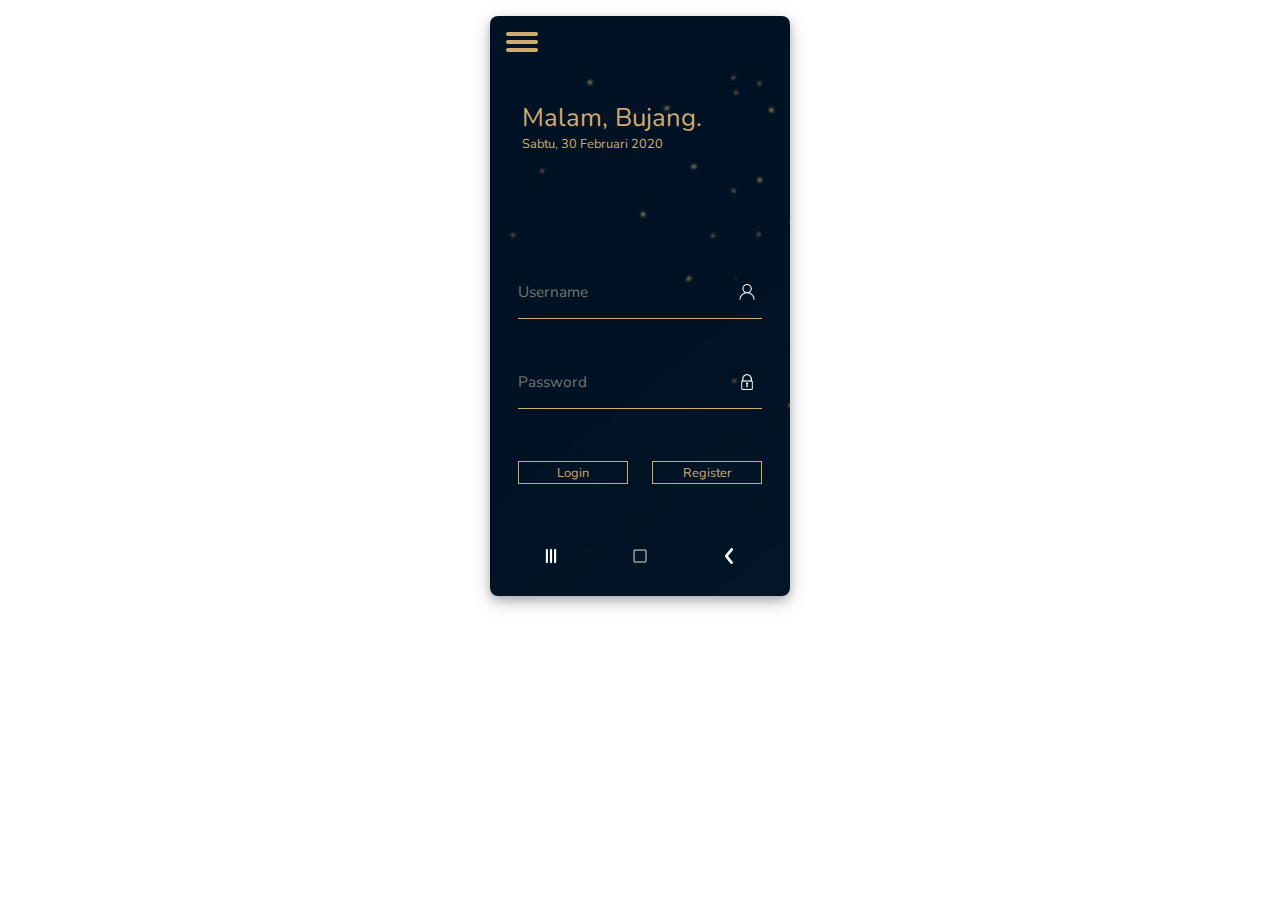
<file: ui/Adam/index.html>
<!doctype html>
<html class="no-js" lang="">
    <head>
        <meta charset="utf-8">
        <meta http-equiv="x-ua-compatible" content="ie=edge">
        <title>Erist Adam Hidayat | Malam, Bujang.</title>
        <meta name="description" content="">
        <meta name="viewport" content="width=device-width, initial-scale=1">
        <link rel="stylesheet" href="style2.css">
    </head>
    <body>
        <div class="canvas">
            <div class="container">
                <div class="hamburger">
                    <div class="hamburger-stick"></div>
                    <div class="hamburger-stick"></div>
                    <div class="hamburger-stick"></div>
                </div>

                <div class="message">
                    <div class="title">Malam, Bujang.</div>
                    <div class="subtitle">Sabtu, 30 Februari 2020</div>
                </div>

                <div class="stretch"></div>

                <div class="auth">
                    <input type="text" placeholder="Username">
                    <img src="./asset/person.png" alt="">
                    <input type="password" placeholder="Password">
                    <img src="./asset/lock.png" alt="">
                    <div class="btn">
                        <button>Login</button>
                        <button>Register</button>
                    </div>
                </div>
                <div class="footer">
                    <img src="./asset/menu.png" alt="">
                    <img src="./asset/rectangle.png" alt="">
                    <img src="./asset/back.png" alt="">
                </div>
            </div>
        </div>
    </body>
</html>
</file>
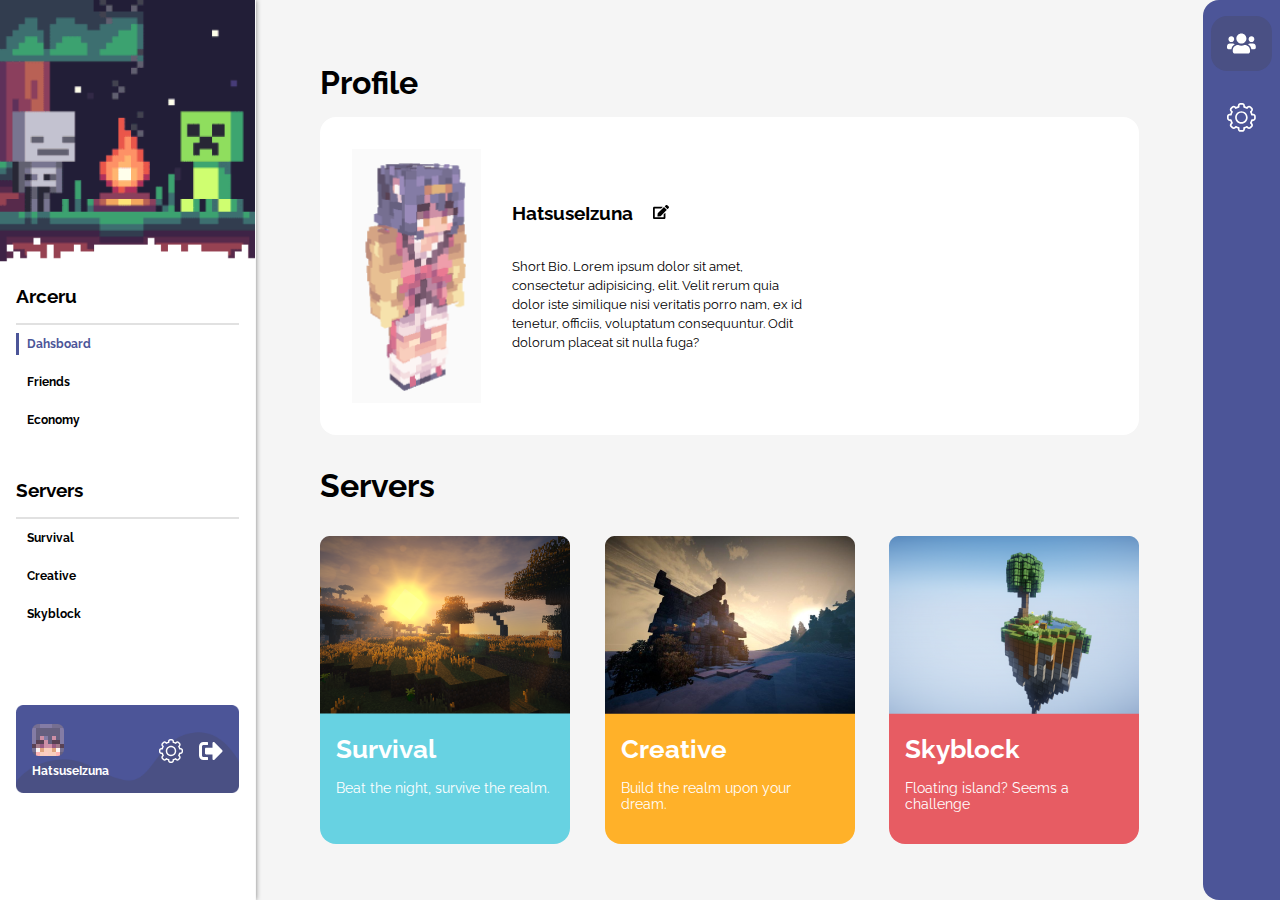
<file: ui/arceru/index.html>
<!doctype html>
<html class="no-js" lang="">
    <head>
        <meta charset="utf-8">
        <meta http-equiv="x-ua-compatible" content="ie=edge">
        <title>Arceru Dashboard</title>
        <meta name="description" content="">
        <link rel="shortcut icon" href="./asset/favicon/favicon.ico" type="image/x-icon" />
        <meta name="viewport" content="width=device-width, initial-scale=1">
        <link rel="stylesheet" href="style.css">
    </head>
    <body>
        <div class="canvas">
        	<div class="mainsidebar">
        		<img src="./asset/sidebar-header.png" alt="">
        		<div class="arceru-sidebar">
        			<span>Arceru</span>
        			<div class="divider"></div>
        			<div class="sidebar-list">
        				<span class="active">Dahsboard</span>
        				<span>Friends</span>
        				<span>Economy</span>
        			</div>
        		</div>
        		<div class="servers-sidebar">
        			<span>Servers</span>
        			<div class="divider"></div>
        			<div class="sidebar-list">
        				<span>Survival</span>
        				<span>Creative</span>
        				<span>Skyblock</span>
        			</div>
        		</div>
        		<div class="account-card">
        			<img src="./asset/player-profile-bg.png" alt="">
        			<div class="acc-card-list">
        				<div class="sideprofile">
        					<img src="./asset/player-avatar.png" alt="">
        					<span>HatsuseIzuna</span>
        				</div>
        				<div class="icon">
        					<svg id="Layer_1" enable-background="new 0 0 512 512" height="512" viewBox="0 0 512 512" width="512" xmlns="http://www.w3.org/2000/svg">
        						<path d="m272.066 512h-32.133c-25.989 0-47.134-21.144-47.134-47.133v-10.871c-11.049-3.53-21.784-7.986-32.097-13.323l-7.704 7.704c-18.659 18.682-48.548 18.134-66.665-.007l-22.711-22.71c-18.149-18.129-18.671-48.008.006-66.665l7.698-7.698c-5.337-10.313-9.792-21.046-13.323-32.097h-10.87c-25.988 0-47.133-21.144-47.133-47.133v-32.134c0-25.989 21.145-47.133 47.134-47.133h10.87c3.531-11.05 7.986-21.784 13.323-32.097l-7.704-7.703c-18.666-18.646-18.151-48.528.006-66.665l22.713-22.712c18.159-18.184 48.041-18.638 66.664.006l7.697 7.697c10.313-5.336 21.048-9.792 32.097-13.323v-10.87c0-25.989 21.144-47.133 47.134-47.133h32.133c25.989 0 47.133 21.144 47.133 47.133v10.871c11.049 3.53 21.784 7.986 32.097 13.323l7.704-7.704c18.659-18.682 48.548-18.134 66.665.007l22.711 22.71c18.149 18.129 18.671 48.008-.006 66.665l-7.698 7.698c5.337 10.313 9.792 21.046 13.323 32.097h10.87c25.989 0 47.134 21.144 47.134 47.133v32.134c0 25.989-21.145 47.133-47.134 47.133h-10.87c-3.531 11.05-7.986 21.784-13.323 32.097l7.704 7.704c18.666 18.646 18.151 48.528-.006 66.665l-22.713 22.712c-18.159 18.184-48.041 18.638-66.664-.006l-7.697-7.697c-10.313 5.336-21.048 9.792-32.097 13.323v10.871c0 25.987-21.144 47.131-47.134 47.131zm-106.349-102.83c14.327 8.473 29.747 14.874 45.831 19.025 6.624 1.709 11.252 7.683 11.252 14.524v22.148c0 9.447 7.687 17.133 17.134 17.133h32.133c9.447 0 17.134-7.686 17.134-17.133v-22.148c0-6.841 4.628-12.815 11.252-14.524 16.084-4.151 31.504-10.552 45.831-19.025 5.895-3.486 13.4-2.538 18.243 2.305l15.688 15.689c6.764 6.772 17.626 6.615 24.224.007l22.727-22.726c6.582-6.574 6.802-17.438.006-24.225l-15.695-15.695c-4.842-4.842-5.79-12.348-2.305-18.242 8.473-14.326 14.873-29.746 19.024-45.831 1.71-6.624 7.684-11.251 14.524-11.251h22.147c9.447 0 17.134-7.686 17.134-17.133v-32.134c0-9.447-7.687-17.133-17.134-17.133h-22.147c-6.841 0-12.814-4.628-14.524-11.251-4.151-16.085-10.552-31.505-19.024-45.831-3.485-5.894-2.537-13.4 2.305-18.242l15.689-15.689c6.782-6.774 6.605-17.634.006-24.225l-22.725-22.725c-6.587-6.596-17.451-6.789-24.225-.006l-15.694 15.695c-4.842 4.843-12.35 5.791-18.243 2.305-14.327-8.473-29.747-14.874-45.831-19.025-6.624-1.709-11.252-7.683-11.252-14.524v-22.15c0-9.447-7.687-17.133-17.134-17.133h-32.133c-9.447 0-17.134 7.686-17.134 17.133v22.148c0 6.841-4.628 12.815-11.252 14.524-16.084 4.151-31.504 10.552-45.831 19.025-5.896 3.485-13.401 2.537-18.243-2.305l-15.688-15.689c-6.764-6.772-17.627-6.615-24.224-.007l-22.727 22.726c-6.582 6.574-6.802 17.437-.006 24.225l15.695 15.695c4.842 4.842 5.79 12.348 2.305 18.242-8.473 14.326-14.873 29.746-19.024 45.831-1.71 6.624-7.684 11.251-14.524 11.251h-22.148c-9.447.001-17.134 7.687-17.134 17.134v32.134c0 9.447 7.687 17.133 17.134 17.133h22.147c6.841 0 12.814 4.628 14.524 11.251 4.151 16.085 10.552 31.505 19.024 45.831 3.485 5.894 2.537 13.4-2.305 18.242l-15.689 15.689c-6.782 6.774-6.605 17.634-.006 24.225l22.725 22.725c6.587 6.596 17.451 6.789 24.225.006l15.694-15.695c3.568-3.567 10.991-6.594 18.244-2.304z"/><path d="m256 367.4c-61.427 0-111.4-49.974-111.4-111.4s49.973-111.4 111.4-111.4 111.4 49.974 111.4 111.4-49.973 111.4-111.4 111.4zm0-192.8c-44.885 0-81.4 36.516-81.4 81.4s36.516 81.4 81.4 81.4 81.4-36.516 81.4-81.4-36.515-81.4-81.4-81.4z"/>
        					</svg>
        					<svg xmlns="http://www.w3.org/2000/svg" viewBox="0 0 512 512">
        						<path d="M497 273L329 441c-15 15-41 4.5-41-17v-96H152c-13.3 0-24-10.7-24-24v-96c0-13.3 10.7-24 24-24h136V88c0-21.4 25.9-32 41-17l168 168c9.3 9.4 9.3 24.6 0 34zM192 436v-40c0-6.6-5.4-12-12-12H96c-17.7 0-32-14.3-32-32V160c0-17.7 14.3-32 32-32h84c6.6 0 12-5.4 12-12V76c0-6.6-5.4-12-12-12H96c-53 0-96 43-96 96v192c0 53 43 96 96 96h84c6.6 0 12-5.4 12-12z"/>
        					</svg>
        				</div>
        			</div>
        		</div>
        	</div>
        	<div class="maindashboard">
        		<div class="profile">
        			<span>Profile</span>
        			<div class="profile-card">
        				<div class="avatar">
        					<img src="./asset/player-3d.png" alt="">
        				</div>
        				<div class="profile-info">
        					<div class="profile-name">
        						<span>HatsuseIzuna</span>
        						<svg xmlns="http://www.w3.org/2000/svg" viewBox="0 0 576 512">
        							<path d="M402.6 83.2l90.2 90.2c3.8 3.8 3.8 10 0 13.8L274.4 405.6l-92.8 10.3c-12.4 1.4-22.9-9.1-21.5-21.5l10.3-92.8L388.8 83.2c3.8-3.8 10-3.8 13.8 0zm162-22.9l-48.8-48.8c-15.2-15.2-39.9-15.2-55.2 0l-35.4 35.4c-3.8 3.8-3.8 10 0 13.8l90.2 90.2c3.8 3.8 10 3.8 13.8 0l35.4-35.4c15.2-15.3 15.2-40 0-55.2zM384 346.2V448H64V128h229.8c3.2 0 6.2-1.3 8.5-3.5l40-40c7.6-7.6 2.2-20.5-8.5-20.5H48C21.5 64 0 85.5 0 112v352c0 26.5 21.5 48 48 48h352c26.5 0 48-21.5 48-48V306.2c0-10.7-12.9-16-20.5-8.5l-40 40c-2.2 2.3-3.5 5.3-3.5 8.5z"/>
        						</svg>
        					</div>
        					<div class="profile-about">
        						<span>Short Bio. Lorem ipsum dolor sit amet, consectetur adipisicing, elit. Velit rerum quia dolor iste similique nisi veritatis porro nam, ex id tenetur, officiis, voluptatum consequuntur. Odit dolorum placeat sit nulla fuga?</span>
        					</div>
        				</div>
        			</div>
        		</div>
        		<div class="servers">
        			<span>Servers</span>
        			<div class="server-list">
        				<div class="server-item survival">
        					<img src="./asset/survival.png" alt="">
        					<div class="text-item">
        						<span class="text-title">Survival</span>
        						<span class="text-subtitle">Beat the night, survive the realm.</span>
        					</div>
        				</div>
        				<div class="server-item creative">
        					<img src="./asset/creative.png" alt="">
        					<div class="text-item">
        						<span class="text-title">Creative</span>
        						<span class="text-subtitle">Build the realm upon your dream.</span>
        					</div>
        				</div>
        				<div class="server-item skyblock">
        					<img src="./asset/skyblock.png" alt="">
        					<div class="text-item">
        						<span class="text-title">Skyblock</span>
        						<span class="text-subtitle">Floating island? Seems a challenge</span>
        					</div>
        				</div>
        			</div>
        		</div>
        	</div>
        	<div class="uselesssidebar">
        		<div class="sidebar-icon active">
        			<svg xmlns="http://www.w3.org/2000/svg" viewBox="0 0 640 512">
        				<path d="M96 224c35.3 0 64-28.7 64-64s-28.7-64-64-64-64 28.7-64 64 28.7 64 64 64zm448 0c35.3 0 64-28.7 64-64s-28.7-64-64-64-64 28.7-64 64 28.7 64 64 64zm32 32h-64c-17.6 0-33.5 7.1-45.1 18.6 40.3 22.1 68.9 62 75.1 109.4h66c17.7 0 32-14.3 32-32v-32c0-35.3-28.7-64-64-64zm-256 0c61.9 0 112-50.1 112-112S381.9 32 320 32 208 82.1 208 144s50.1 112 112 112zm76.8 32h-8.3c-20.8 10-43.9 16-68.5 16s-47.6-6-68.5-16h-8.3C179.6 288 128 339.6 128 403.2V432c0 26.5 21.5 48 48 48h288c26.5 0 48-21.5 48-48v-28.8c0-63.6-51.6-115.2-115.2-115.2zm-223.7-13.4C161.5 263.1 145.6 256 128 256H64c-35.3 0-64 28.7-64 64v32c0 17.7 14.3 32 32 32h65.9c6.3-47.4 34.9-87.3 75.2-109.4z"/>
        			</svg>
        		</div>
        		<div class="sidebar-icon">
        			<svg id="Layer_1" enable-background="new 0 0 512 512" height="512" viewBox="0 0 512 512" width="512" xmlns="http://www.w3.org/2000/svg">
        				<path d="m272.066 512h-32.133c-25.989 0-47.134-21.144-47.134-47.133v-10.871c-11.049-3.53-21.784-7.986-32.097-13.323l-7.704 7.704c-18.659 18.682-48.548 18.134-66.665-.007l-22.711-22.71c-18.149-18.129-18.671-48.008.006-66.665l7.698-7.698c-5.337-10.313-9.792-21.046-13.323-32.097h-10.87c-25.988 0-47.133-21.144-47.133-47.133v-32.134c0-25.989 21.145-47.133 47.134-47.133h10.87c3.531-11.05 7.986-21.784 13.323-32.097l-7.704-7.703c-18.666-18.646-18.151-48.528.006-66.665l22.713-22.712c18.159-18.184 48.041-18.638 66.664.006l7.697 7.697c10.313-5.336 21.048-9.792 32.097-13.323v-10.87c0-25.989 21.144-47.133 47.134-47.133h32.133c25.989 0 47.133 21.144 47.133 47.133v10.871c11.049 3.53 21.784 7.986 32.097 13.323l7.704-7.704c18.659-18.682 48.548-18.134 66.665.007l22.711 22.71c18.149 18.129 18.671 48.008-.006 66.665l-7.698 7.698c5.337 10.313 9.792 21.046 13.323 32.097h10.87c25.989 0 47.134 21.144 47.134 47.133v32.134c0 25.989-21.145 47.133-47.134 47.133h-10.87c-3.531 11.05-7.986 21.784-13.323 32.097l7.704 7.704c18.666 18.646 18.151 48.528-.006 66.665l-22.713 22.712c-18.159 18.184-48.041 18.638-66.664-.006l-7.697-7.697c-10.313 5.336-21.048 9.792-32.097 13.323v10.871c0 25.987-21.144 47.131-47.134 47.131zm-106.349-102.83c14.327 8.473 29.747 14.874 45.831 19.025 6.624 1.709 11.252 7.683 11.252 14.524v22.148c0 9.447 7.687 17.133 17.134 17.133h32.133c9.447 0 17.134-7.686 17.134-17.133v-22.148c0-6.841 4.628-12.815 11.252-14.524 16.084-4.151 31.504-10.552 45.831-19.025 5.895-3.486 13.4-2.538 18.243 2.305l15.688 15.689c6.764 6.772 17.626 6.615 24.224.007l22.727-22.726c6.582-6.574 6.802-17.438.006-24.225l-15.695-15.695c-4.842-4.842-5.79-12.348-2.305-18.242 8.473-14.326 14.873-29.746 19.024-45.831 1.71-6.624 7.684-11.251 14.524-11.251h22.147c9.447 0 17.134-7.686 17.134-17.133v-32.134c0-9.447-7.687-17.133-17.134-17.133h-22.147c-6.841 0-12.814-4.628-14.524-11.251-4.151-16.085-10.552-31.505-19.024-45.831-3.485-5.894-2.537-13.4 2.305-18.242l15.689-15.689c6.782-6.774 6.605-17.634.006-24.225l-22.725-22.725c-6.587-6.596-17.451-6.789-24.225-.006l-15.694 15.695c-4.842 4.843-12.35 5.791-18.243 2.305-14.327-8.473-29.747-14.874-45.831-19.025-6.624-1.709-11.252-7.683-11.252-14.524v-22.15c0-9.447-7.687-17.133-17.134-17.133h-32.133c-9.447 0-17.134 7.686-17.134 17.133v22.148c0 6.841-4.628 12.815-11.252 14.524-16.084 4.151-31.504 10.552-45.831 19.025-5.896 3.485-13.401 2.537-18.243-2.305l-15.688-15.689c-6.764-6.772-17.627-6.615-24.224-.007l-22.727 22.726c-6.582 6.574-6.802 17.437-.006 24.225l15.695 15.695c4.842 4.842 5.79 12.348 2.305 18.242-8.473 14.326-14.873 29.746-19.024 45.831-1.71 6.624-7.684 11.251-14.524 11.251h-22.148c-9.447.001-17.134 7.687-17.134 17.134v32.134c0 9.447 7.687 17.133 17.134 17.133h22.147c6.841 0 12.814 4.628 14.524 11.251 4.151 16.085 10.552 31.505 19.024 45.831 3.485 5.894 2.537 13.4-2.305 18.242l-15.689 15.689c-6.782 6.774-6.605 17.634-.006 24.225l22.725 22.725c6.587 6.596 17.451 6.789 24.225.006l15.694-15.695c3.568-3.567 10.991-6.594 18.244-2.304z"/>
        				<path d="m256 367.4c-61.427 0-111.4-49.974-111.4-111.4s49.973-111.4 111.4-111.4 111.4 49.974 111.4 111.4-49.973 111.4-111.4 111.4zm0-192.8c-44.885 0-81.4 36.516-81.4 81.4s36.516 81.4 81.4 81.4 81.4-36.516 81.4-81.4-36.515-81.4-81.4-81.4z"/>
        			</svg>
        		</div>
        	</div>
        </div>
    </body>
</html>
</file>
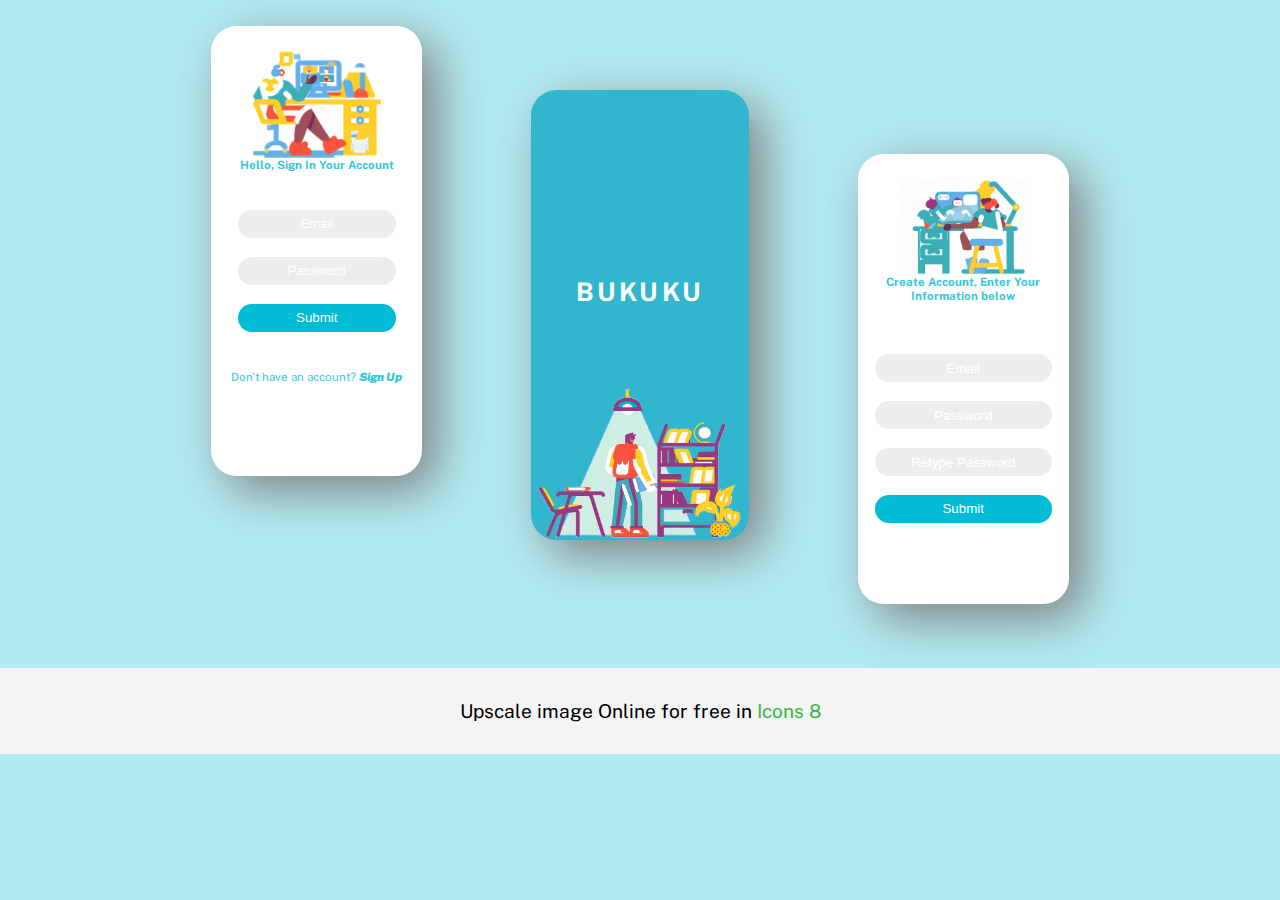
<file: ui/bukuku/index.html>
<!doctype html>
<html class="no-js" lang="">
    <head>
        <meta charset="utf-8">
        <meta http-equiv="x-ua-compatible" content="ie=edge">
        <title>BUKUKU | Hartanto Santoso</title>
        <meta name="description" content="">
        <meta name="viewport" content="width=device-width, initial-scale=1">
        <link rel="stylesheet" href="style.css">
    </head>
    <body>
        <div class="canvas">
        	<div class="signin">
        		<img src="./asset/signin.png" alt="">
        		<span class="si">Hello, Sign In Your Account</span>
        		<div class="auth">
        			<input type="email" name="email" placeholder="Email">
        			<input type="password" name="password" placeholder="Password">
        			<input type="submit" name="submit" value="Submit">
        		</div>
        		<span class="su">Don't have an account? <a href="#"><b><i>Sign Up</i></b></a></span>
        	</div>
        	<div class="splash">
        		<span>BUKUKU</span>
        		<img src="./asset/splashscreen.png" alt="">
        	</div>
        	<div class="signup">
        		<img src="./asset/signup.png" alt="">
        		<span>Create Account, Enter Your Information below</span>
        		<div class="auth">
        			<input type="email" name="email" placeholder="Email">
        			<input type="password" name="password" placeholder="Password">
        			<input type="password" name="password" placeholder="Retype Password">
        			<input type="submit" name="submit" value="Submit">
        		</div>
        	</div>
        </div>
        <!-- credit to upscaller image online : https://icons8.com/ -->
        <div class="footer">
        	<p>Upscale image Online for free in <a href="https://icons8.com/">Icons 8</a></p>
        </div>
    </body>
</html>
</file>
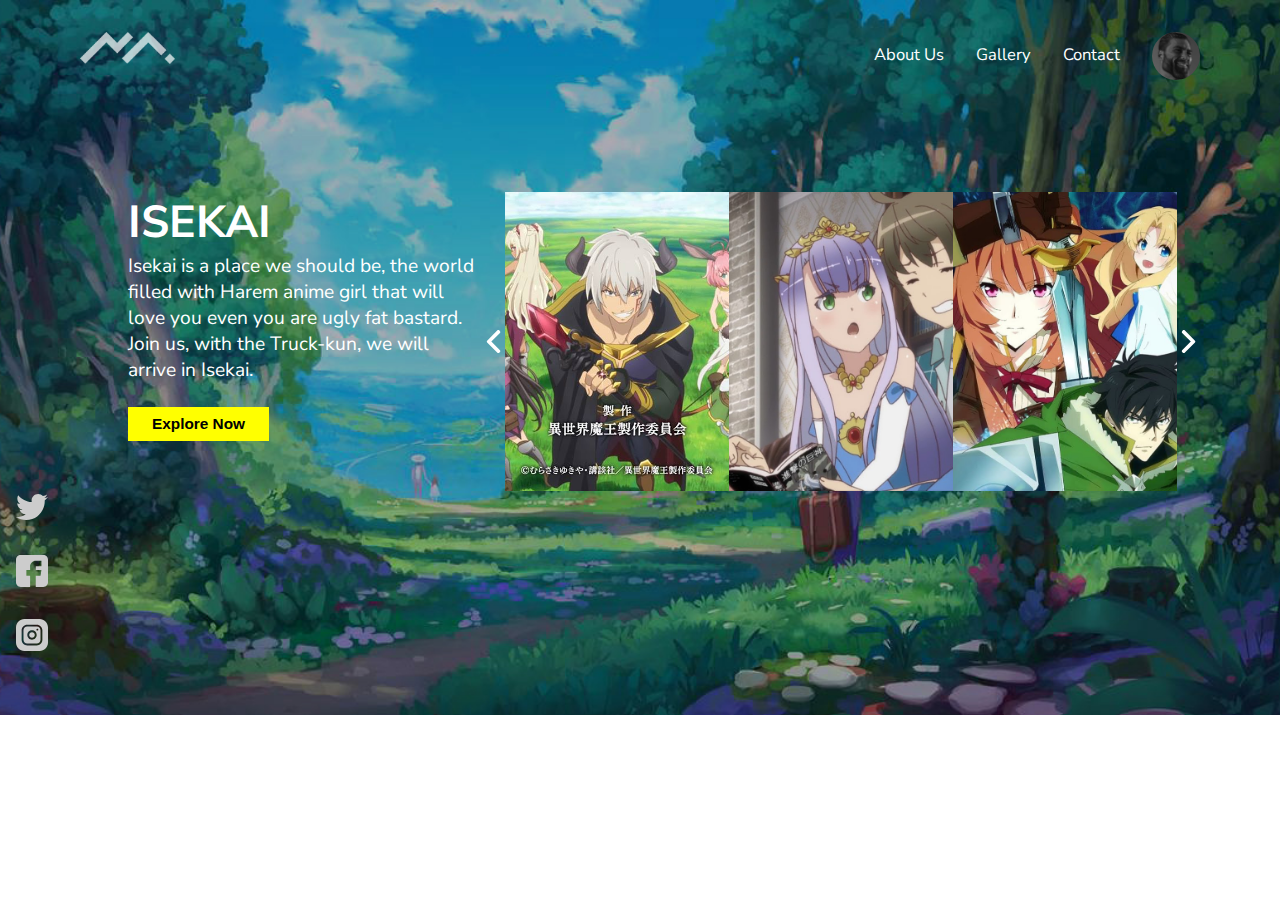
<file: ui/lampung/index.html>
<!DOCTYPE html>
<html lang="en">
<head>
    <meta charset="UTF-8">
    <meta name="viewport" content="width=device-width, initial-scale=1.0">
    <title>Lampung</title>

    <link rel="stylesheet" href="style.css">
</head>
<body>
    <div class="jumbotron">
        <div class="navbar">
            <img src="./asset/logo/logo.png" alt="">
            <div class="menu">
                <span>About Us</span>
                <span>Gallery</span>
                <span>Contact</span>
                <img src="./asset/img/gigachad.jpg" alt="">
            </div>
        </div>
        <div class="j-content">
            <div class="introduction">
                <span class="title">isekai</span>
                <span class="subtitle">
                    Isekai is a place we should be, the world filled with Harem anime girl that will love you even you are ugly fat bastard. Join us, with the Truck-kun, we will arrive in Isekai.
                </span>
                <button>explore now</button>
            </div>
            <div class="gallery">
                <svg class="prev" version="1.1" id="Layer_1" xmlns="http://www.w3.org/2000/svg" xmlns:xlink="http://www.w3.org/1999/xlink" x="0px" y="0px" viewBox="0 0 492.004 492.004" style="enable-background:new 0 0 492.004 492.004;" xml:space="preserve" fill="#484848">
                    <g>
                        <g>
                            <path d="M382.678,226.804L163.73,7.86C158.666,2.792,151.906,0,144.698,0s-13.968,2.792-19.032,7.86l-16.124,16.12
                                c-10.492,10.504-10.492,27.576,0,38.064L293.398,245.9l-184.06,184.06c-5.064,5.068-7.86,11.824-7.86,19.028
                                c0,7.212,2.796,13.968,7.86,19.04l16.124,16.116c5.068,5.068,11.824,7.86,19.032,7.86s13.968-2.792,19.032-7.86L382.678,265
                                c5.076-5.084,7.864-11.872,7.848-19.088C390.542,238.668,387.754,231.884,382.678,226.804z"/>
                        </g>
                    </g>
                </svg>
                <div class="gallery-item"><img src="./asset/img/E3h0rO.jpg" alt=""></div>
                <div class="gallery-item"><img src="./asset/img/maxresdefault (3).jpg" alt=""></div>
                <div class="gallery-item"><img src="./asset/img/tate-no-yuusha.jpg" alt=""></div>
                <svg class="next" version="1.1" id="Layer_1" xmlns="http://www.w3.org/2000/svg" xmlns:xlink="http://www.w3.org/1999/xlink" x="0px" y="0px" viewBox="0 0 492.004 492.004" style="enable-background:new 0 0 492.004 492.004;" xml:space="preserve" fill="#484848">
                    <g>
                        <g>
                            <path d="M382.678,226.804L163.73,7.86C158.666,2.792,151.906,0,144.698,0s-13.968,2.792-19.032,7.86l-16.124,16.12
                                c-10.492,10.504-10.492,27.576,0,38.064L293.398,245.9l-184.06,184.06c-5.064,5.068-7.86,11.824-7.86,19.028
                                c0,7.212,2.796,13.968,7.86,19.04l16.124,16.116c5.068,5.068,11.824,7.86,19.032,7.86s13.968-2.792,19.032-7.86L382.678,265
                                c5.076-5.084,7.864-11.872,7.848-19.088C390.542,238.668,387.754,231.884,382.678,226.804z"/>
                        </g>
                    </g>
                </svg>
            </div>
        </div>
        <div class="social-media">
            <svg class="twitter" version="1.1" id="Capa_1" xmlns="http://www.w3.org/2000/svg" xmlns:xlink="http://www.w3.org/1999/xlink" x="0px" y="0px" viewBox="0 0 512 512" style="enable-background:new 0 0 512 512;" xml:space="preserve">
                <g>
                    <g>
                        <path d="M512,97.248c-19.04,8.352-39.328,13.888-60.48,16.576c21.76-12.992,38.368-33.408,46.176-58.016
                            c-20.288,12.096-42.688,20.64-66.56,25.408C411.872,60.704,384.416,48,354.464,48c-58.112,0-104.896,47.168-104.896,104.992
                            c0,8.32,0.704,16.32,2.432,23.936c-87.264-4.256-164.48-46.08-216.352-109.792c-9.056,15.712-14.368,33.696-14.368,53.056
                            c0,36.352,18.72,68.576,46.624,87.232c-16.864-0.32-33.408-5.216-47.424-12.928c0,0.32,0,0.736,0,1.152
                            c0,51.008,36.384,93.376,84.096,103.136c-8.544,2.336-17.856,3.456-27.52,3.456c-6.72,0-13.504-0.384-19.872-1.792
                            c13.6,41.568,52.192,72.128,98.08,73.12c-35.712,27.936-81.056,44.768-130.144,44.768c-8.608,0-16.864-0.384-25.12-1.44
                            C46.496,446.88,101.6,464,161.024,464c193.152,0,298.752-160,298.752-298.688c0-4.64-0.16-9.12-0.384-13.568
                            C480.224,136.96,497.728,118.496,512,97.248z"/>
                    </g>
                </g>
            </svg>
            <svg class="facebook" viewBox="0 0 512 512" xmlns="http://www.w3.org/2000/svg"><path d="m437 0h-362c-41.351562 0-75 33.648438-75 75v362c0 41.351562 33.648438 75 75 75h151v-181h-60v-90h60v-61c0-49.628906 40.371094-90 90-90h91v90h-91v61h91l-15 90h-76v181h121c41.351562 0 75-33.648438 75-75v-362c0-41.351562-33.648438-75-75-75zm0 0"/></svg>
            <svg class="instagram" viewBox="0 0 512 512" width="512pt" xmlns="http://www.w3.org/2000/svg">
                <path d="m301 256c0 24.851562-20.148438 45-45 45s-45-20.148438-45-45 20.148438-45 45-45 45 20.148438 45 45zm0 0"/>
                <path d="m332 120h-152c-33.085938 0-60 26.914062-60 60v152c0 33.085938 26.914062 60 60 60h152c33.085938 0 60-26.914062 60-60v-152c0-33.085938-26.914062-60-60-60zm-76 211c-41.355469 0-75-33.644531-75-75s33.644531-75 75-75 75 33.644531 75 75-33.644531 75-75 75zm86-146c-8.285156 0-15-6.714844-15-15s6.714844-15 15-15 15 6.714844 15 15-6.714844 15-15 15zm0 0"/>
                <path d="m377 0h-242c-74.4375 0-135 60.5625-135 135v242c0 74.4375 60.5625 135 135 135h242c74.4375 0 135-60.5625 135-135v-242c0-74.4375-60.5625-135-135-135zm45 332c0 49.625-40.375 90-90 90h-152c-49.625 0-90-40.375-90-90v-152c0-49.625 40.375-90 90-90h152c49.625 0 90 40.375 90 90zm0 0"/>
                <linearGradient id="MyGradient" x1="0%" y1="100%" x2="100%" y2="0%">
                    <stop offset="5%" stop-color="#f7a83a" />
                    <stop offset="95%" stop-color="#a42db7" />
                </linearGradient>
            </svg>
        </div>
    </div>
</body>
</html>
</file>
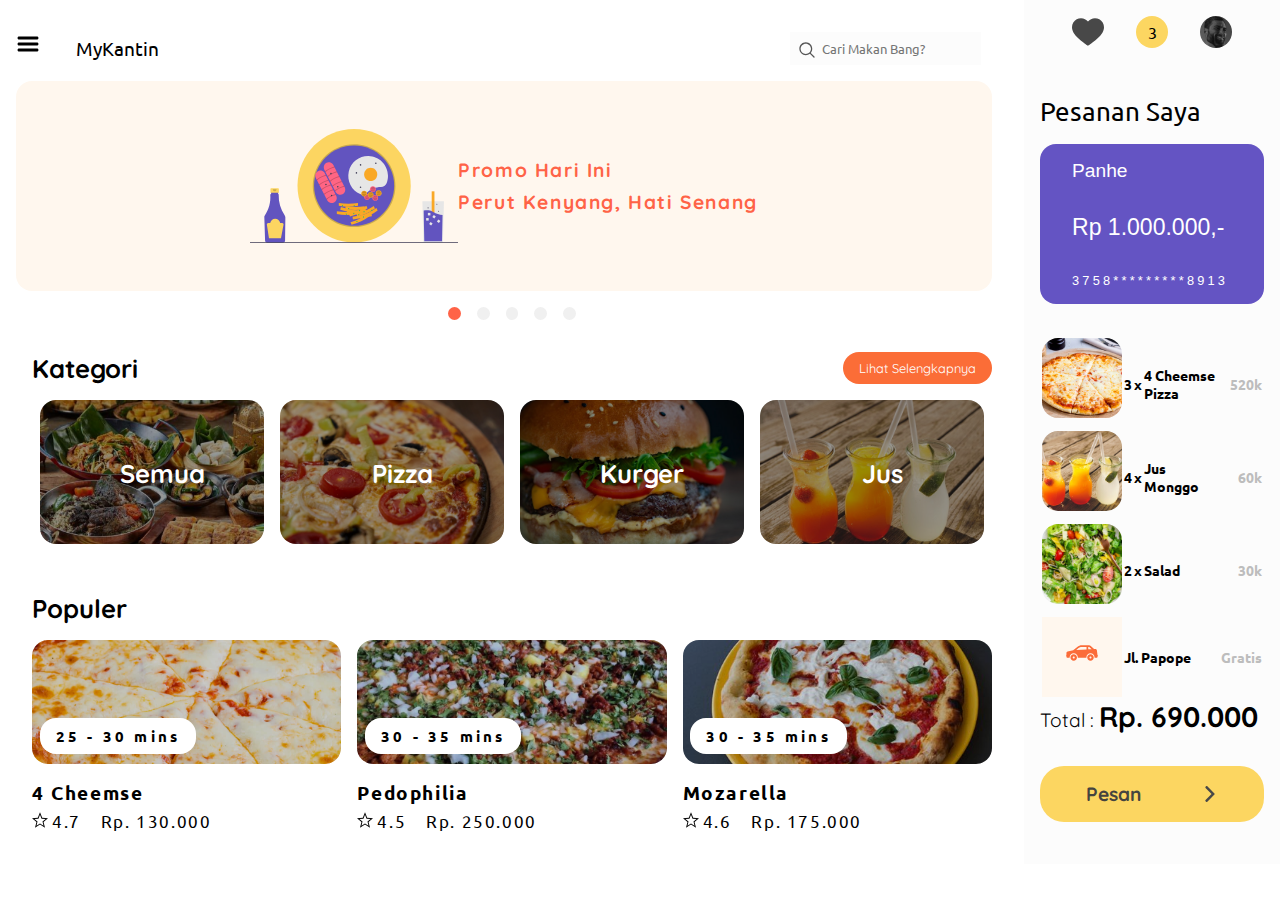
<file: ui/mykantin/index.html>
<!doctype html>
<html class="no-js" lang="">
    <head>
        <meta charset="utf-8">
        <meta http-equiv="x-ua-compatible" content="ie=edge">
        <title>My Kantin</title>
        <meta name="description" content="My Kantin">
        <meta name="viewport" content="width=device-width, initial-scale=1">
        <!-- Custom CSS -->
        <link rel="stylesheet" href="style.css">
    </head>
    <body>

    	<div class="canvas">
    		<div class="container">
    			<div class="navbar">
    				<div class="title">
    					<img src="./assets/img/bamgurher.svg" alt="">
    					<span>MyKantin</span>
    				</div>
    				<div class="search">
    					<img src="./assets/img/search.svg" alt="">
    					<input type="text" placeholder="Cari Makan Bang?">
    				</div>
    			</div>
    			<div class="promo">
    				<img src="./assets/img/food-icon.svg" alt="">
    				<div class="promotext">
    					<p>Promo Hari Ini</p>
    					<p>Perut Kenyang, Hati Senang</p>
    				</div>
    			</div>
    			<div class="dot">
    				<div class="subdot" id="selected"></div>
    				<div class="subdot"></div>
    				<div class="subdot"></div>
    				<div class="subdot"></div>
    				<div class="subdot"></div>
    			</div>
    			<div class="kategori">
    				<div class="ktitle">
    					<p>Kategori</p>
    					<div class="lihat-selengkapnya">
    						Lihat Selengkapnya
    					</div>
    				</div>
    				<div class="kcontent">
    					<div class="kmakan">
    						<img src="assets/img/foods.jpg" alt="">
    						<span>Semua</span>
    					</div>
    					<div class="kmakan">
    						<img src="assets/img/pizza.jpg" alt="">
    						<span>Pizza</span>
    					</div>
    					<div class="kmakan">
    						<img src="assets/img/burger.jpg" alt="">
    						<span>Kurger</span>
    					</div>
    					<div class="kmakan">
    						<img src="assets/img/juice.jpg" alt="">
    						<span>Jus</span>
    					</div>
    				</div>
    			</div>
    			<div class="populer">
    				<div class="ptitle">
    					<p>Populer</p>
    				</div>
    				<div class="pcontent">
    					<div class="pisi">
    						<div class="pimage">
    							<img src="assets/img/cheese.jpg" alt="">
    						</div>
    						<div class="ptime">
    							<span>25 - 30 mins</span>
    						</div>
    						<div class="pname">
    							<span>4 Cheemse</span>
    						</div>
    						<div class="rating">
    							<img src="assets/img/star.svg" alt="">
    							<span>4.7</span>
    							<span>Rp. 130.000</span>
    						</div>
    					</div>
    					<div class="pisi">
    						<div class="pimage">
    							<img src="assets/img/philadelphia.jpg" alt="">
    						</div>
    						<div class="ptime">
    							<span>30 - 35 mins</span>
    						</div>
    						<div class="pname">
    							<span>Pedophilia</span>
    						</div>
    						<div class="rating">
    							<img src="assets/img/star.svg" alt="">
    							<span>4.5</span>
    							<span>Rp. 250.000</span>
    						</div>
    					</div>
    					<div class="pisi">
    						<div class="pimage">
    							<img src="assets/img/mozarella.jpg" alt="">
    						</div>
    						<div class="ptime">
    							<span>30 - 35 mins</span>
    						</div>
    						<div class="pname">
    							<span>Mozarella</span>
    						</div>
    						<div class="rating">
    							<img src="assets/img/star.svg" alt="">
    							<span>4.6</span>
    							<span>Rp. 175.000</span>
    						</div>
    					</div>
    				</div>
    			</div>
    		</div>
    		<div class="side">
    			<div class="sidenav">
    				<img src="./assets/img/heart.svg" alt="" id="hearth">
    				<div class="notification">3</div>
    				<img src="./assets/img/gigachad.jpg" alt="" id="gigachad">
    			</div>
    			<div class="pesanan">
    				<div class="ptext">
    					<span>Pesanan Saya</span>
    				</div>
    			</div>
    			<div class="cpesanan">
    				<span id="user">Panhe</span>
    				<span id="amount">Rp 1.000.000,-</span>
    				<span id="idcard">3758*********8913</span>
    			</div>
    			<div class="lpesanan">
    				<table>
    					<tbody>
    						<tr>
    							<td><img src="./assets/img/cheese.jpg" alt=""></td>
    							<td>3</td>
    							<td>x</td>
    							<td>4 Cheemse Pizza</td>
    							<td class="side-price">520k</td>
    						</tr>
    						<tr>
    							<td><img src="./assets/img/juice.jpg" alt=""></td>
    							<td>4</td>
    							<td>x</td>
    							<td>Jus Monggo</td>
    							<td class="side-price">60k</td>
    						</tr>
    						<tr>
    							<td><img src="./assets/img/salad.jpg" alt=""></td>
    							<td>2</td>
    							<td>x</td>
    							<td>Salad</td>
    							<td class="side-price">30k</td>
    						</tr>
    						<tr>
    							<td class="anter">
    								<img src="./assets/img/car.svg" alt="">
    							</td>
    							<td colspan="3">Jl. Papope</td>
    							<td class="side-price">Gratis</td>
    						</tr>
    					</tbody>
    				</table>
    			</div>
    			<div class="tpesanan">
    				<span class="t">Total : </span>
    				<span class="price">Rp. 690.000</span>
    			</div>
    			<div class="pesans">
    				<span>Pesan</span>
    				<img src="./assets/img/arrow.svg" alt="">
    			</div>
    		</div>
    	</div>
    </body>
</html>
</file>
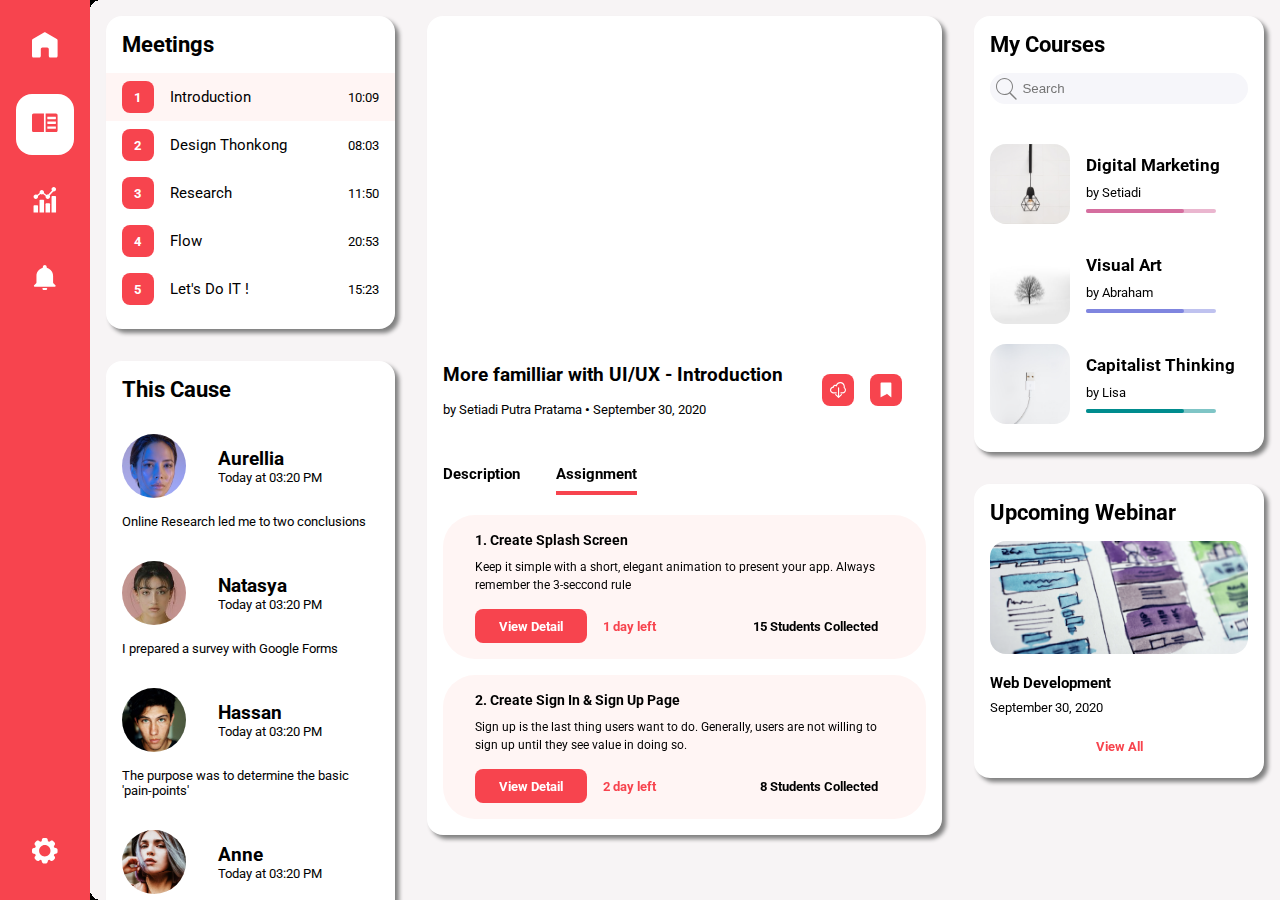
<file: ui/onlinecourseapp/index.html>
<!doctype html>
<html class="no-js" lang="">
    <head>
        <meta charset="utf-8">
        <meta http-equiv="x-ua-compatible" content="ie=edge">
        <title>Online Course App</title>
        <meta name="description" content="">
        <meta name="viewport" content="width=device-width, initial-scale=1">
        <link rel="stylesheet" href="style.css">
    </head>
    <body>
        <div class="canvas">
        	<div class="sidebar">
        		<div class="sideicon1">
        			<div class="sidicon-member">
	        			<svg width="512" height="512" viewBox="0 0 512 512" fill="none" xmlns="http://www.w3.org/2000/svg">
							<path d="M15.8529 140.358C6.03506 146.096 0 156.613 0 167.985V479.998C0 497.671 14.3269 511.998 32 511.998H143.929C161.602 511.998 175.929 497.671 175.929 479.998V344.018C175.929 326.344 190.256 312.018 207.929 312.018H304.07C321.743 312.018 336.07 326.344 336.07 344.018V479.998C336.07 497.671 350.397 511.998 368.07 511.998H480C497.673 511.998 512 497.671 512 479.998V167.985C512 156.613 505.965 146.096 496.147 140.358L272.147 9.43922C262.172 3.60908 249.828 3.60908 239.853 9.43923L15.8529 140.358Z"/>
						</svg>
					</div>
					<div class="sidicon-member active">
	        			<svg width="512" height="512" viewBox="0 0 512 512" fill="none" xmlns="http://www.w3.org/2000/svg">
							<path d="M0 104C0 86.3269 14.3269 72 32 72H239.074V440H32C14.3269 440 0 425.673 0 408V104Z"/>
							<path fill-rule="evenodd" clip-rule="evenodd" d="M480 72H272.926V440H480C497.673 440 512 425.673 512 408V104C512 86.3269 497.673 72 480 72ZM314.777 136C310.359 136 306.777 139.582 306.777 144V176C306.777 180.418 310.359 184 314.777 184H470.149C474.567 184 478.149 180.418 478.149 176V144C478.149 139.582 474.567 136 470.149 136H314.777ZM306.777 240C306.777 235.582 310.359 232 314.777 232H470.149C474.567 232 478.149 235.582 478.149 240V272C478.149 276.418 474.567 280 470.149 280H314.777C310.359 280 306.777 276.418 306.777 272V240ZM314.777 328C310.359 328 306.777 331.582 306.777 336V368C306.777 372.418 310.359 376 314.777 376H470.149C474.567 376 478.149 372.418 478.149 368V336C478.149 331.582 474.567 328 470.149 328H314.777Z"/>
						</svg>
					</div>
					<div class="sidicon-member">
	        			<svg width="512" height="512" viewBox="0 0 512 512" fill="none" xmlns="http://www.w3.org/2000/svg">
							<path d="M436 0C411.186 0 391 20.186 391 45C391 55.065 394.439 64.272 400.044 71.776L326.652 151.412C323.22 150.571 319.688 150 316 150C306.788 150 298.23 152.802 291.09 157.57L238.755 118.33C240.083 114.091 241 109.671 241 105C241 80.186 220.814 60 196 60C171.186 60 151 80.186 151 105C151 109.671 151.917 114.091 153.245 118.33L100.91 157.57C93.77 152.802 85.212 150 76 150C51.186 150 31 170.186 31 195C31 219.814 51.186 240 76 240C100.814 240 121 219.814 121 195C121 190.329 120.083 185.909 118.755 181.67L171.09 142.43C178.229 147.198 186.788 150 196 150C205.212 150 213.77 147.198 220.91 142.43L273.245 181.67C271.917 185.909 271 190.329 271 195C271 219.814 291.186 240 316 240C340.814 240 361 219.814 361 195C361 184.935 357.561 175.728 351.956 168.224L425.348 88.588C428.78 89.429 432.312 90 436 90C460.814 90 481 69.814 481 45C481 20.186 460.814 0 436 0Z"/>
							<path d="M226 253.235H166C157.709 253.235 151 261.424 151 271.544V512H241V271.544C241 261.424 234.291 253.235 226 253.235Z"/>
							<path d="M346 326.471H286C277.709 326.471 271 334.66 271 344.779V512H361V344.779C361 334.66 354.291 326.471 346 326.471Z"/>
							<path d="M466 180H406C397.709 180 391 188.189 391 198.309V512H481V198.309C481 188.189 474.291 180 466 180Z"/>
							<path d="M106 363.088H46C37.709 363.088 31 371.277 31 381.397V512H121V381.397C121 371.277 114.291 363.088 106 363.088Z"/>
						</svg>
					</div>
					<div class="sidicon-member">
	        			<svg width="512" height="512" viewBox="0 0 512 512" fill="none" xmlns="http://www.w3.org/2000/svg">
							<path d="M255.6 512C278.275 512 297.63 497.062 304.31 476.541C307.045 468.138 299.637 460.8 290.8 460.8H220.4C211.563 460.8 204.155 468.138 206.89 476.541C213.57 497.062 232.925 512 255.6 512ZM426.686 363.086C423.686 360.086 422 356.016 422 351.773V217.6C422 142.633 374.027 81.372 306.134 59.714C299.093 57.468 294 51.113 294 43.7226V38.4C294 17.92 276.08 0 255.6 0C235.12 0 217.2 17.92 217.2 38.4V43.7226C217.2 51.113 212.107 57.468 205.066 59.714C137.173 81.372 89.2 142.633 89.2 217.6V351.773C89.2 356.016 87.5143 360.086 84.5137 363.086L42.6863 404.914C39.6857 407.914 38 411.984 38 416.227V419.2C38 428.037 45.1634 435.2 54 435.2H457.2C466.037 435.2 473.2 428.037 473.2 419.2V416.227C473.2 411.984 471.514 407.914 468.514 404.914L426.686 363.086Z"/>
						</svg>
					</div>
        		</div>
        		<div class="sideicon2">
        			<div class="sidicon-member">
        				<svg width="512" height="512" viewBox="0 0 512 512" fill="none" xmlns="http://www.w3.org/2000/svg">
							<path d="M477.373 197.611L448.523 193.485C445.231 183.39 441.14 173.58 436.331 164.203C436.331 164.203 444.182 153.744 453.855 140.845C463.54 127.947 463.233 104.452 450.996 90.0848C442.098 79.6588 432.378 69.9407 421.93 61.0524C407.551 48.8154 384.068 48.5196 371.192 58.1929L347.857 75.7172C338.48 70.9653 328.704 66.8639 318.529 63.525C318.529 63.525 316.706 50.604 314.461 34.6749C312.217 18.7345 298.408 3.07872 283.367 1.47236C274.378 0.503768 265.263 0.00195312 256.034 0.00195312C246.794 0.00195312 237.689 0.503768 228.723 1.45974C213.693 3.07732 199.872 18.7331 197.606 34.6735L193.516 63.5236C183.363 66.8625 173.599 70.9639 164.143 75.7158C164.143 75.7158 153.717 67.8774 140.842 58.1915C127.978 48.5182 104.518 48.8252 90.1389 61.051C79.6905 69.9379 69.971 79.6574 61.0841 90.0834C48.8359 104.451 48.5387 127.945 58.2134 140.844L75.7138 164.202C70.8821 173.58 66.8606 183.401 63.5455 193.484C63.5455 193.484 50.6245 195.33 34.7079 197.609C18.79 199.877 3.1006 213.663 1.49423 228.681C0.490601 237.66 0 246.776 0 255.959C0 265.222 0.490601 274.325 1.44657 283.292C3.05294 298.332 18.7536 312.165 34.6715 314.431L63.509 318.544C66.8241 328.719 70.8583 338.437 75.6774 347.894C75.6774 347.894 67.839 358.332 58.1769 371.218C48.5037 384.092 48.7994 407.564 61.0364 421.943C69.9233 432.38 79.6428 442.098 90.0912 450.987C104.47 463.212 127.942 463.497 140.805 453.801L164.106 436.277C173.564 441.074 183.339 445.153 193.479 448.492C193.479 448.492 195.314 461.413 197.569 477.342C199.825 493.26 213.646 508.983 228.686 510.578C237.653 511.524 246.768 511.991 255.997 511.991C265.237 511.991 274.341 511.524 283.331 510.567C298.371 508.983 312.181 493.26 314.425 477.342L318.493 448.492C328.679 445.153 338.443 441.074 347.821 436.277C347.821 436.277 358.269 444.115 371.155 453.801C384.03 463.497 407.524 463.224 421.905 450.998C432.353 442.1 442.072 432.38 450.959 421.943C463.196 407.564 463.505 384.092 453.819 371.218L436.295 347.894C441.102 338.437 445.193 328.706 448.487 318.544C448.487 318.544 461.408 316.698 477.337 314.431C493.266 312.163 508.955 298.331 510.562 283.292C511.508 274.325 511.997 265.21 511.997 255.959C511.997 246.763 511.507 237.672 510.551 228.681C508.981 213.687 493.302 199.877 477.373 197.611ZM256.022 369.945C193.094 369.945 142.082 318.922 142.082 256.005C142.082 193.087 193.094 142.065 256.022 142.065C318.94 142.065 369.963 193.087 369.963 256.005C369.963 318.922 318.94 369.945 256.022 369.945Z"/>
						</svg>
        			</div>
        		</div>		
        	</div>
        	<div class="mc">
        		<div class="mc1">
        			<div class="meetings">
        				<span>Meetings</span>
        				<div class="meetings-list">
        					<div class="meetings-item active">
        						<div class="mi1">
        							<div class="minum">
        								<span>1</span>
        							</div>
        							<div class="mititle">
        								<span>Introduction</span>
        							</div>
        						</div>
        						<div class="mi2">
        							<span>10:09</span>
        						</div>
        					</div>
        					<div class="meetings-item">
        						<div class="mi1">
        							<div class="minum">
        								<span>2</span>
        							</div>
        							<div class="mititle">
        								<span>Design Thonkong</span>
        							</div>
        						</div>
        						<div class="mi2">
        							<span>08:03</span>
        						</div>
        					</div>
        					<div class="meetings-item">
        						<div class="mi1">
        							<div class="minum">
        								<span>3</span>
        							</div>
        							<div class="mititle">
        								<span>Research</span>
        							</div>
        						</div>
        						<div class="mi2">
        							<span>11:50</span>
        						</div>
        					</div>
        					<div class="meetings-item">
        						<div class="mi1">
        							<div class="minum">
        								<span>4</span>
        							</div>
        							<div class="mititle">
        								<span>Flow</span>
        							</div>
        						</div>
        						<div class="mi2">
        							<span>20:53</span>
        						</div>
        					</div>
        					<div class="meetings-item">
        						<div class="mi1">
        							<div class="minum">
        								<span>5</span>
        							</div>
        							<div class="mititle">
        								<span>Let's Do IT !</span>
        							</div>
        						</div>
        						<div class="mi2">
        							<span>15:23</span>
        						</div>
        					</div>
        				</div>
        			</div>
        			<div class="discuss">
        				<span>This Cause</span>
        				<div class="chat">
        					<div class="chat-item">
        						<div class="r1">
        							<img src="./asset/aurellia.jpg" alt="">
        							<div class="nametime">
        								<span class="ntname">Aurellia</span>
        								<span class="nttime">Today at 03:20 PM</span>
        							</div>
        						</div>
        						<div class="r2">
        							<span>Online Research led me to two conclusions</span>
        						</div>
        					</div>
        					<div class="chat-item">
        						<div class="r1">
        							<img src="./asset/natasya.jpg" alt="">
        							<div class="nametime">
        								<span class="ntname">Natasya</span>
        								<span class="nttime">Today at 03:20 PM</span>
        							</div>
        						</div>
        						<div class="r2">
        							<span>I prepared a survey with Google Forms</span>
        						</div>
        					</div>
        					<div class="chat-item">
        						<div class="r1">
        							<img src="./asset/hassan.png" alt="">
        							<div class="nametime">
        								<span class="ntname">Hassan</span>
        								<span class="nttime">Today at 03:20 PM</span>
        							</div>
        						</div>
        						<div class="r2">
        							<span>The purpose was to determine the basic 'pain-points'</span>
        						</div>
        					</div>
        					<div class="chat-item">
        						<div class="r1">
        							<img src="./asset/anne.png" alt="">
        							<div class="nametime">
        								<span class="ntname">Anne</span>
        								<span class="nttime">Today at 03:20 PM</span>
        							</div>
        						</div>
        						<div class="r2">
        							<span>Research is the basic key step to design user experience</span>
        						</div>
        					</div>
        				</div>
        			</div>
        		</div>
        		<div class="mc2">
        			<div class="mccanvas">
        				<div class="mcvideo">
	        				<iframe src="https://www.youtube.com/embed/ibTs7_FscoM" frameborder="0" allow="accelerometer; autoplay; clipboard-write; encrypted-media; gyroscope; picture-in-picture"></iframe>
	        			</div>
	        			<div class="mctitle">
	        				<div class="mctitletext">
	        					<span class="title">More familliar with UI/UX - Introduction</span>
	        					<span class="subtitle">by Setiadi Putra Pratama <b>•</b> September 30, 2020</span>
	        				</div>
	        				<div class="mctitleicon">
	        					<div class="icons">
	        						<svg version="1.1" id="Capa_1" xmlns="http://www.w3.org/2000/svg" xmlns:xlink="http://www.w3.org/1999/xlink" x="0px" y="0px"
		 							viewBox="0 0 477.827 477.827" style="enable-background:new 0 0 477.827 477.827;" xml:space="preserve">
									<g>
										<g>
											<path d="M441.537,160.625c1.489-7.981,2.243-16.082,2.253-24.201C443.699,61.019,382.498-0.035,307.093,0.056
												c-57.402,0.069-108.63,36.034-128.194,89.999c-35.029-13.944-74.73,3.148-88.675,38.177c-1.207,3.032-2.195,6.146-2.956,9.319
												c-55.932,8.365-94.492,60.488-86.127,116.42c7.502,50.163,50.596,87.275,101.316,87.254h85.333
												c9.426,0,17.067-7.641,17.067-17.067c0-9.426-7.641-17.067-17.067-17.067h-85.333c-37.703,0-68.267-30.564-68.267-68.267
												s30.564-68.267,68.267-68.267c9.426,0,17.067-7.641,17.067-17.067c0.031-18.851,15.338-34.108,34.189-34.077
												c8.915,0.015,17.471,3.517,23.837,9.757c6.713,6.616,17.519,6.537,24.135-0.176c2.484-2.521,4.123-5.751,4.69-9.245
												c9.264-55.733,61.954-93.403,117.687-84.139c55.733,9.264,93.403,61.954,84.139,117.687c-0.552,3.323-1.269,6.617-2.146,9.869
												c-1.962,7.124,0.883,14.701,7.049,18.773c31.416,20.845,39.985,63.212,19.139,94.628c-12.617,19.015-33.9,30.468-56.72,30.522
												h-51.2c-9.426,0-17.067,7.641-17.067,17.067c0,9.426,7.641,17.067,17.067,17.067h51.2
												c56.554-0.053,102.357-45.943,102.303-102.497C477.798,208.625,464.526,180.06,441.537,160.625z"/>
										</g>
									</g>
									<g>
										<g>
											<path d="M353.07,363.292c-6.614-6.387-17.099-6.387-23.712,0l-56.235,56.201V170.558c0-9.426-7.641-17.067-17.067-17.067
												c-9.426,0-17.067,7.641-17.067,17.067v248.934l-56.201-56.201c-6.78-6.548-17.584-6.36-24.132,0.419
												c-6.388,6.614-6.388,17.099,0,23.713l85.333,85.333c6.656,6.673,17.463,6.687,24.136,0.03c0.01-0.01,0.02-0.02,0.031-0.03
												l85.333-85.333C360.038,380.644,359.85,369.84,353.07,363.292z"/>
										</g>
									</g>
									<g>
									</g>
									<g>
									</g>
									<g>
									</g>
									<g>
									</g>
									<g>
									</g>
									<g>
									</g>
									<g>
									</g>
									<g>
									</g>
									<g>
									</g>
									<g>
									</g>
									<g>
									</g>
									<g>
									</g>
									<g>
									</g>
									<g>
									</g>
									<g>
									</g>
									</svg>
	        					</div>
	        					<div class="icons">
	        						<svg width="213" height="213" viewBox="0 0 213 213" xmlns="http://www.w3.org/2000/svg">
									<g clip-path="url(#clip0)">
									<path d="M35.9913 204.045H35.994C36.4713 204.045 37.7414 203.802 39.515 202.287L39.5241 202.279L39.5332 202.272L94.5593 155.552C94.5629 155.549 94.5665 155.546 94.5701 155.543C97.9204 152.686 102.282 151.351 106.436 151.351C110.598 151.351 114.953 152.691 118.303 155.549L118.311 155.555M35.9913 204.045L113.116 161.639L118.311 155.555M35.9913 204.045C35.5465 204.045 35.1943 203.853 34.9602 203.518C34.4894 202.842 34.022 201.738 34.022 200V18C34.022 13.0408 38.8489 8 44.84 8H167.871C173.484 8 178.022 12.6725 178.022 18V200.001C178.022 202.655 177.294 203.599 177.128 203.782C176.972 203.955 176.804 204.046 176.488 204.046C176.15 204.046 175.09 203.918 173.17 202.278L173.163 202.273L118.311 155.555M35.9913 204.045L118.311 155.555" stroke-width="16"/>
									</g>
									<defs>
									<clipPath id="clip0">
									<rect width="212.045" height="212.045" fill="white"/>
									</clipPath>
									</defs>
									</svg>
	        					</div>
	        				</div>
	        			</div>
	        			<div class="descassignment">
	        				<span>Description</span>
	        				<span class="active">Assignment</span>
	        			</div>
	        			<div class="assignment-list">
	        				<div class="assignment-item">
	        					<div class="item-title">
	        						<span>1. Create Splash Screen</span>
	        					</div>
	        					<div class="item-subtitle">
	        						<span>Keep it simple with a short, elegant animation to present your app. Always remember the 3-seccond rule</span>
	        					</div>
	        					<div class="item-footer">
	        						<div class="f1">
	        							<div class="btn">
	        								<span>View Detail</span>
	        							</div>
	        							<div class="limit">
	        								<span>1 day left</span>
	        							</div>
	        						</div>
	        						<div class="f2">
	        							<span>15 Students Collected</span>
	        						</div>
	        					</div>
	        				</div>
	        				<div class="assignment-item">
	        					<div class="item-title">
	        						<span>2. Create Sign In & Sign Up Page</span>
	        					</div>
	        					<div class="item-subtitle">
	        						<span>Sign up is the last thing users want to do. Generally, users are not willing to sign up until they see value in doing so.</span>
	        					</div>
	        					<div class="item-footer">
	        						<div class="f1">
	        							<div class="btn">
	        								<span>View Detail</span>
	        							</div>
	        							<div class="limit">
	        								<span>2 day left</span>
	        							</div>
	        						</div>
	        						<div class="f2">
	        							<span>8 Students Collected</span>
	        						</div>
	        					</div>
	        				</div>
	        			</div>
        			</div>	
        		</div>
        		<div class="mc3">
        			<div class="course">
        				<span>My Courses</span>
        				<div class="search">
	        				<input type="text" placeholder="Search">
	        				<svg height="32px" version="1.1" viewBox="0 0 32 32" width="32px" xmlns="http://www.w3.org/2000/svg" xmlns:sketch="http://www.bohemiancoding.com/sketch/ns" xmlns:xlink="http://www.w3.org/1999/xlink"><title/><desc/><defs/><g fill-rule="evenodd" id="Page-1" stroke="none" stroke-width="1"><g id="icon-111-search"><path d="M19.4271164,20.4271164 C18.0372495,21.4174803 16.3366522,22 14.5,22 C9.80557939,22 6,18.1944206 6,13.5 C6,8.80557939 9.80557939,5 14.5,5 C19.1944206,5 23,8.80557939 23,13.5 C23,15.8472103 22.0486052,17.9722103 20.5104077,19.5104077 L26.5077736,25.5077736 C26.782828,25.782828 26.7761424,26.2238576 26.5,26.5 C26.2219324,26.7780676 25.7796227,26.7796227 25.5077736,26.5077736 L19.4271164,20.4271164 L19.4271164,20.4271164 Z M14.5,21 C18.6421358,21 22,17.6421358 22,13.5 C22,9.35786417 18.6421358,6 14.5,6 C10.3578642,6 7,9.35786417 7,13.5 C7,17.6421358 10.3578642,21 14.5,21 L14.5,21 Z" id="search"/></g></g></svg>
	        			</div>
	        			<div class="course-list">
	        				<div class="course-item">
	        					<div class="course-img">
	        						<img src="./asset/setiadi.jpg" alt="">
	        					</div>
	        					<div class="course-detail">
	        						<div class="cd-title"><span>Digital Marketing</span></div>
	        						<div class="cd-author"><span>by Setiadi</span></div>
	        						<div class="progress">
	        							<div class="base-red"></div>
	        							<div class="actual-red"></div>
	        						</div>
	        					</div>
	        				</div>
	        				<div class="course-item">
	        					<div class="course-img">
	        						<img src="./asset/tree.png" alt="">
	        					</div>
	        					<div class="course-detail">
	        						<div class="cd-title"><span>Visual Art</span></div>
	        						<div class="cd-author"><span>by Abraham</span></div>
	        						<div class="progress">
	        							<div class="base-blue"></div>
	        							<div class="actual-blue"></div>
	        						</div>
	        					</div>
	        				</div>
	        				<div class="course-item">
	        					<div class="course-img">
	        						<img src="./asset/usb.png" alt="">
	        					</div>
	        					<div class="course-detail">
	        						<div class="cd-title"><span>Capitalist Thinking</span></div>
	        						<div class="cd-author"><span>by Lisa</span></div>
	        						<div class="progress">
	        							<div class="base-green"></div>
	        							<div class="actual-green"></div>
	        						</div>
	        					</div>
	        				</div>
	        			</div>
        			</div>
        			<div class="webinar">
        				<span>Upcoming Webinar</span>
        				<div class="webinar-list">
        					<div class="webinar-item">
        						<img src="./asset/webinar.png" alt="">
        						<div class="webinar-title">
        							<span>Web Development</span>
        						</div>
        						<div class="webinar-date">
        							<span>September 30, 2020</span>
        						</div>
        					</div>
        				</div>
        				<div class="viewall">
        					<span>View All</span>
        				</div>
        			</div>
        		</div>
        	</div>
        </div>		
    </body>
</html>
</file>
<file: ui/Adam/style2.css>
@import url("https://fonts.googleapis.com/css2?family=Nunito&display=swap");

*{
	margin: 0;
	padding: 0;
	box-sizing: border-box;
}

body{
	padding: 1rem;

}

.canvas{
	
}

.container{
	width: 100%;
	max-width: 300px;
	margin: auto;

	background-image: url(./asset/2.jpg);
	background-repeat: no-repeat;
	background-attachment: fixed;
	background-origin: border-box;
	background-size: 100vw;
	padding: 1rem;

	border-radius: 0.5rem;
	box-shadow: 0 4px 8px 0 rgba(0, 0, 0, 0.2), 0 6px 20px 0 rgba(0, 0, 0, 0.19);
}

.hamburger-stick{
	width: 2rem;
	height: 0.25rem;
	background-color: #cfac70;
	margin-bottom: 0.25rem;
	border-radius: 999px;
}

.message{
	margin-left: 1rem;
	margin-top: 3rem;
	font-family: "Nunito";
	color: #cfac70;
}

.title{
	font-size: 2vw;
}

.subtitle{
	font-size: 1vw;
}

.stretch{
	height: 7rem;
	width: 10px;
}

.auth{
	margin-left: 0.75rem;
	margin-right: 0.75rem;
}

.auth img{
	width: 1rem;
	position: relative;
	left: 13.8rem;
	bottom: 3.2rem;
}

input{
	background-color: transparent;
	border: none;
	border-bottom: 0.1rem solid #cfac70;

	font-family: "Nunito";
	font-size: 1.2vw;
	color: #cfac70;

	width: 100%;
	margin-bottom: 1rem;

	padding-top: 1rem;
	padding-bottom: 1rem;
}

.btn{
	display: flex;
	flex-direction: row;
	justify-content: space-between;
	margin-top: 1rem;
	margin-bottom: 4rem;
}

.btn button{
	width: 45%;
	padding: 0.1rem;
	border: 0.1rem solid #cfac70;
	background-color: transparent;

	font-size: 1vw;
	font-family: "Nunito";
	color: #cfac70;
}

.footer{
	display: flex;
	flex-direction: row;
	justify-content: space-around;
	margin-bottom: 1rem;
}

.footer img{
	width: 1rem;
}
</file>
<file: ui/arceru/style.css>
@import url("https://fonts.googleapis.com/css2?family=Raleway:wght@400;700&display=swap");

*{
	margin: 0;
	padding: 0;
	box-sizing: border-box;

	font-family: "Raleway";
}

/*Custom Scrollbar*/
/* width */
::-webkit-scrollbar {
  width: 0px;
}
 
/* Handle */
::-webkit-scrollbar-thumb {
  background: transparent; 
  border-radius: 999px;
}

/* Handle on hover */
::-webkit-scrollbar-thumb:hover {
  filter: brightness(0.6);
}

body{
	background-color: #f5f5f5;
}

.canvas{
	height: auto;
	display: grid;
	grid-template-columns: 20% 74% 6%;
}

.mainsidebar{
	height: 100vh;
	cursor: default;
	background-color: white;
	border-right: 0.1rem solid #f9f9f9;
	box-shadow: 0 0 5px grey;

	overflow-y: scroll;
	overflow-x: hidden;
}

.mainsidebar img{
	position: relative;
	width: 100%;
	height: auto;
	object-fit: cover;
}

.divider{
	height: 0.15rem;
	width: 100%;
	background-color: #e1e1e1;
}

.arceru-sidebar{
	margin-left: 1rem;
	margin-top: 1rem;
	margin-right: 1rem;
}

.arceru-sidebar span{
	font-weight: bold;
	font-size: 1.5vw;

	display: block;

	margin-bottom: 1rem;
}

.servers-sidebar{
	cursor: default;
	margin-left: 1rem;
	margin-top: 1rem;
	margin-right: 1rem;
}

.servers-sidebar span{
	font-weight: bold;
	font-size: 1.5vw;

	display: block;

	margin-top: 3rem;
	margin-bottom: 1rem;
}

.sidebar-list span{
	margin-top: 0.5rem;
	padding: 0.5rem;
	padding-top: 0.25rem;
	padding-bottom: 0.25rem;
	font-size: 0.9vw;

	border-left: 0.2rem solid transparent;
	color: black;

	transition: all ease-in-out 0.2s;
}

.sidebar-list span:hover{
	cursor: pointer;
	border-left: 0.2rem solid #4c5598;
	color: #4c5598;
}

.sidebar-list span.active{
	border-left: 0.2rem solid #4c5598;
	color: #4c5598;
}

.account-card{
	margin-top: 5rem;
	margin-right: 1rem;
	margin-bottom: 1rem;
	margin-left: 1rem;

	position: relative;
}

.account-card img{
	
}

.acc-card-list{
	width: 100%;
	height: 100%;

	display: flex;
	flex-direction: row;
	justify-content: space-between;
	align-items: center;

	position: absolute;
	top: 0;
	left: 0;
}

.sideprofile{
	display: flex;
	flex-direction: column;

	margin-left: 1rem;
}

.sideprofile img{
	width: 2rem;
	height: auto;
}

.sideprofile span{
	margin-top: 0.5rem;
	font-size: 0.9vw;
	color: white;
	font-weight: bold;
}

.icon{
	display: flex;
	flex-direction: row;

	margin-right: 1rem;
}

.icon svg{
	width: 1.5rem;
	height: auto;
	fill: white;
	margin-left: 1rem;

	cursor: pointer;
}

.maindashboard{
	width: 100%;
	height: 100vh;

	padding: 4rem;
	padding-bottom: 1rem;

	overflow-y: scroll;
	overflow-x: hidden;
}

.profile{
	margin-bottom: 2rem;
}

.profile > span{
	font-size: 2.5vw;
	font-weight: bold;
}

.profile-card{
	padding: 2rem;
	margin-top: 1rem;

	background-color: white;
	width: 100%;
	height: 100%;

	border-radius: 1rem;

	display: flex;
	flex-direction: row;
}

.avatar img{
	width: auto;
	height: 100%;
	margin-right: 2rem;
}

.profile-info{
	display: flex;
	flex-direction: column;
	justify-content: center;
}

.profile-name{
	margin-bottom: 1rem;
}

.profile-name span{
	font-size: 1.5vw;
	font-weight: bold;
}

.profile-name svg{
	margin-left: 1rem;
	width: 1rem;
	height: 1rem;
	fill: black;

	transition: fill 0.2s;
}

.profile-name svg:hover{
	fill: grey;	
	cursor: pointer;
}

.profile-about{
	margin-top: 1rem;
	width: 50%;
}

.profile-about span{
	font-size: 1vw;
}

.servers{
	margin-top: 2rem;
	margin-bottom: 2rem;
}

.servers > span{
	font-size: 2.5vw;
	font-weight: bold;
}

.server-list{
	display: flex;
	flex-direction: row;
	justify-content: space-between;
	margin-top: 2rem;
}
.server-item{
	width: 250px;
	height: auto;

	border-radius: 1rem;
}

.server-list div.survival{
	background-color: #67d2e2;
}

.server-list div.creative{
	background-color: #ffb129;
}

.server-list div.skyblock{
	background-color: #e75c63;
}

.text-item{
	padding: 1rem;
	padding-bottom: 2rem;
}

.text-item span{
	display: block;
	color: white;
}

.text-item span.text-title{
	font-weight: bold;
	font-size: 2vw;
}

.text-item span.text-subtitle{
	margin-top: 1rem;
	font-size: 1.1vw;
}

.uselesssidebar{
	background-color: #4c5598;
	border-radius: 1rem 0 0 1rem;

	top: 0;
	right: 0;
	overflow-x: hidden;

	display: flex;
	flex-direction: column;

	padding: 0.5rem;
	padding-top: 1rem;

	height: 100vh;
}

.uselesssidebar img{
	width: 2rem;
	height: auto;
}

.uselesssidebar svg{
	width: 2rem;
	height: auto;

	fill: white;
}

.sidebar-icon{
	border-radius: 1rem;
	padding: 1rem;
	margin-bottom: 1rem;

	display: flex;
	justify-content: center;
	align-items: center;

	transition: all 0.2s;
}

.sidebar-icon:hover{
	background-color: #4a5084;
}

.sidebar-icon.active{
	background-color: #4a5084;
}
</file>
<file: ui/bukuku/style.css>
/*Font Style : Public Sans*/
/*CSS Rule : font-family: 'Public Sans', sans-serif;*/
/*Available font weight
Extra-light 200 | Extra-light 200 italic | Light 300 | Light 300 italic | Regular 400 | Regular 400 italic | Medium 500 | Medium 500 italic | Semi-bold 600 | Semi-bold 600 italic | Bold 700 | Bold 700 italic | Extra-bold 800 | Extra-bold 800 italic | Black 900 | Black 900 italic
*/
@import url('https://fonts.googleapis.com/css2?family=Public+Sans:ital,wght@0,200;0,300;0,400;0,500;0,600;0,700;0,800;0,900;1,200;1,300;1,400;1,500;1,600;1,700;1,800;1,900&display=swap');

*{
	margin: 0;
	padding: 0;
	box-sizing: border-box;
}

body{
	background-color: #b2ebf2;
}

.canvas{
	margin-top: 2vw;
	margin-bottom: 5vw;

	display: grid;
	grid-template-columns: 33% 34% 33%;
}

.signin{
	width: 50%;
	height: 450px;
	background-color: white;
	margin-left: auto;
	border-radius: 2vw;

	display: flex;
	flex-direction: column;

	box-shadow: 15px 15px 50px grey;
}

.signin img{
	width: 10vw;
	height: auto;
	display: block;
	margin-top: 2vw;
	margin-left: auto;
	margin-right: auto;
}

.signin span{
	text-align: center;
	font-family: 'Public Sans', sans-serif;
	font-size: 0.9vw;
	color: #34c9dc;
}

.signin .si{
	font-weight: bold;
}

.signin .auth{
	margin-top: 3vw;
}

.signin .auth input{
	display: block;

	margin: auto;
	margin-bottom: 1.5vw;

	width: 75%;

	border: none;
	border-radius: 999px;
	background-color: #ededed;
	color: white;

	text-align: center;

	padding : 0.5vw 0 0.5vw 0;
}

::placeholder {
	color: white;
}

.signin .auth input[type=submit]{
	display: block;

	margin: auto;
	margin-bottom: 1.5vw;

	width: 75%;

	border: none;
	border-radius: 999px;
	background-color: #00bcd4;
	color: white;

	text-align: center;

	padding : 0.5vw 0 0.5vw 0;

	transition: background-color 0.2s;
}

.signin .auth input[type=submit]:hover{
	background-color: #0093a6;
}

.signin span a{
	text-decoration: none;
	font-weight: bold;
	color: #34c9dc;
}

.signin .su{
	margin-top: 1.5vw;
}

.splash{
	width: 50%;
	height: 450px;
	margin: auto;
	border-radius: 2vw;

	background-color: #31b6ce;

	display: flex;
	flex-direction: column;
	justify-content: flex-end;

	box-shadow: 15px 15px 50px grey;

	margin-top: 5vw;
}

.splash span{
	margin-top: 11rem;
	margin-bottom: 5rem;

	font-family: 'Public Sans', sans-serif;
	font-size: 2vw;
	text-align: center;
	letter-spacing: 0.2rem;

	color: white;
	font-weight: bold;
}

.splash img{
	width: 16vw;
	height: auto;
	display: block;
	margin-left: auto;
	margin-right: auto;
}

.signup{
	width: 50%;
	height: 450px;
	background-color: white;
	margin-right: auto;
	border-radius: 2vw;

	display: flex;
	flex-direction: column;
	align-items: center;

	box-shadow: 15px 15px 50px grey;

	margin-top: 10vw;
}

.signup img{
	width: 10vw;
	height: auto;
	display: block;
	margin-top: 2vw;
	margin-left: auto;
	margin-right: auto;
}

.signup span{
	text-align: center;
	font-family: 'Public Sans', sans-serif;
	font-size: 0.9vw;
	color: #34c9dc;
	font-weight: bold;
}

.signup .auth{
	margin-top: 4vw;
}

.signup .auth input{
	display: block;

	margin: auto;
	margin-bottom: 1.5vw;

	width: 100%;

	border: none;
	border-radius: 999px;
	background-color: #ededed;
	color: white;

	text-align: center;

	padding : 0.5vw 0 0.5vw 0;
}

.signup .auth input[type=submit]{
	display: block;

	margin: auto;
	margin-bottom: 1.5vw;

	border: none;
	border-radius: 999px;
	background-color: #00bcd4;
	color: white;

	text-align: center;

	padding : 0.5vw 0 0.5vw 0;

	transition: background-color 0.2s;
}

.signup .auth input[type=submit]:hover{
	background-color: #0093a6;
}

.footer{
	padding-top: 2rem;
	padding-bottom: 2rem;

	background-color: #f4f4f4;

	font-family: 'Public Sans', sans-serif;
	font-size: 1.5vw;
	text-align: center;
}

.footer a{
	color: #34b843;
	text-decoration: none;
	transition: ease-in-out 0.2s;
}

.footer a:hover{
	color: #258f31;
}
</file>
<file: ui/lampung/style.css>
/* CSS Rules : font-family: 'Nunito Sans', sans-serif; */
@import url('https://fonts.googleapis.com/css2?family=Nunito+Sans:ital,wght@0,200;0,300;0,400;0,600;0,700;0,800;0,900;1,200;1,300;1,400;1,600;1,700;1,800;1,900&display=swap');

::-webkit-scrollbar{
    width: 0;
}

body{
    padding: 0;
    margin: 0;
    box-sizing: border-box;

    font-family: 'Nunito Sans', sans-serif;
}

.jumbotron{
    background-image: url('./asset/img/lovely_summer_by_gydw1n_dd1fymd-pre.jpg');
    background-size: cover;
    background-repeat: no-repeat;
    background-position: center;

    padding: 2rem 1rem 2rem 1rem;
}

.navbar{
    display: flex;
    flex-direction: row;
    justify-content: space-between;

    margin: 0;
    padding: 0 4rem 0 4rem;
}

.navbar > img{
    width: auto;
    height: 2rem;

    opacity: 0.7;
}

.menu{
    display: flex;
    flex-direction: row;
    justify-content: space-between;
    align-items: center;

    margin: 0;
}

.menu > span{
    padding-left: 1rem;
    padding-right: 1rem;

    font-family: 'Nunito Sans', sans-serif;
    color: white;
    font-size: 1.3vw;

    vertical-align: middle;

    border-bottom: 3px solid transparent;
    transition: all 0.3s;

}

.menu > span:hover{
    border-bottom: 3px solid white;
    cursor: pointer;
}

.menu > img{
    margin-left: 1rem;

    width: 3rem;
    height: auto;

    border-radius: 999px;

    cursor: pointer;
}

.j-content{
    margin-top: 7rem;
    margin-left: 3rem;

    display: grid;
    grid-template-columns: 33% 67%;

    padding: 0 4rem 0 4rem;
}

.introduction > span.title{
    font-size: 3.5vw;
    color: white;
    font-weight: bold;
    text-transform: uppercase;

    display: block;
}

.introduction > span.subtitle{
    font-size: 1.5vw;
    color: white;
}

.introduction > button{
    font-size: 1.2vw;
    display: block;
    text-transform: capitalize;
    color: black;
    font-weight: bold;

    background-color: yellow;

    padding: 0.5rem 1.5rem 0.5rem 1.5rem;
    margin-top: 1.5rem;

    border: none;
    outline: none;

    cursor: pointer;

    transition: background-color 0.2s ease;
}

.introduction > button:hover{
    background-color: #d9d200;
}

.gallery{
    display: flex;
    flex-direction: row;
    justify-content: space-between;
    align-items: center;
}

.gallery > svg{
    width: 1.5rem;
    height: auto;
    fill: white;

    transition: filter 0.2s ease;
}

.gallery > svg.prev{
    transform: rotate(180deg);
}

.gallery > svg:hover{
    filter: brightness(0.8);
    cursor: pointer;
}

.gallery-item{
    width: 14rem;
    height: calc(14rem / 3 * 4);
    background-color: white;

    transition: transform 0.2s ease-in-out;
}

.gallery-item > img{
    object-fit: cover;
    
    height: calc(14rem / 3 * 4);
    width: 14rem;
}

.gallery-item:hover{
    transform: translate(0, -30px);
}

.social-media > svg{
    margin: 0;
    padding: 0;
    width: 2rem;
    fill: white;
    filter: brightness(0.8);
    display: block;

    margin-bottom: 2rem;
}

.social-media > svg.twitter:hover{
    fill: #03a9f4;
}

.social-media > svg.facebook:hover{
    fill: #03a9f4;
}

.social-media > svg.instagram:hover{
    fill: url(#MyGradient)
}
</file>
<file: ui/mykantin/style.css>
/*Google Font | Ubuntu*/
/*CSS Rules : font-family: 'Ubuntu', sans-serif;*/
@import url('https://fonts.googleapis.com/css2?family=Ubuntu:ital,wght@0,300;0,400;0,500;0,700;1,300;1,400;1,500;1,700&display=swap');

/*Google Font | Quicksand*/
/*CSS Rules : font-family: 'Quicksand', sans-serif;*/
@import url('https://fonts.googleapis.com/css2?family=Quicksand:wght@300;400;500;600;700&display=swap');

*{
	margin: 0;
	padding: 0;
	box-sizing: border-box;
}

.canvas{
	display: grid;
	grid-template-columns: 80% 20%;
}

.container{
	background-color: white;
}

.navbar{
	display: flex;
	flex-direction: row;
	justify-content: space-between;

	padding-left: 1rem;
	padding-top: 2rem;
}

.title span{
	font-family: 'Ubuntu', sans-serif;
	font-size: 1.5vw;
	margin-left: 2rem;
}

.title img{
	width: 1.5rem;
}

.search img{
	width: 1rem;
	position: relative;
	left: 1.8rem;
	top: 0.25rem;
}

.search input{
	width: 75%;
	padding-left: 2rem;
	padding-top: 0.5rem;
	padding-bottom: 0.5rem;
	background-color: #fcfcfc;
	border: none;

	font-family: 'Ubuntu', sans-serif;
}

.promo{
	background-color: #fff7ee;
	border-radius: 1rem;
	margin: 1rem;
	margin-right: 2rem;
	padding: 3rem;

	display: flex;
	flex-direction: row;
	justify-content: center;
	align-items: center;
}

.promo img{
	width: 13rem;
}

.promotext{
	font-family: 'Quicksand', sans-serif;
	font-weight: bold;
	font-size: 1.5vw;
	color: tomato;
	letter-spacing: 0.1rem;
}

.promotext p{
	margin-top: 0.5rem;
	margin-bottom: 0.5rem;
}

.dot{
	display: flex;
	flex-direction: row;
	justify-content: center;
}

.subdot{
	width: 0.8rem;
	height: 0.8rem;
	background-color: #f0f0f0;
	border-radius: 999px;
	margin-left: 0.5rem;
	margin-right: 0.5rem;

	cursor: pointer;
	transition: 0.2s;
}

#selected{
	background-color: tomato;
}

.subdot:hover{
	background-color: tomato;
}

.ktitle{
	margin-top: 2rem;
	margin-bottom: 1rem;
	margin-left: 2rem;
	margin-right: 2rem;

	display: flex;
	flex-direction: row;
	justify-content: space-between;
	align-items: center;
}

.ktitle p{
	font-family: 'Quicksand', sans-serif;
	font-weight: bold;
	font-size: 2vw;
}

.ktitle div{
	background-color: #fb6d37;
	padding-top: 0.5rem;
	padding-bottom: 0.5rem;
	padding-left: 1rem;
	padding-right: 1rem;

	font-family: 'Quicksand', sans-serif;
	font-size: 1vw;
	color: white;

	width: auto;

	border-radius: 999px;

	transition: all ease-in-out 0.2s;
}

.ktitle div:hover{
	cursor: pointer;
	background-color: #ff5b19;
}

.kcontent{
	margin-left: 2rem;
	margin-right: 2rem;

	display: flex;
	flex-direction: row;
	justify-content: space-between;
}

.kmakan{
	width: 25%;
	height: 9rem;
	overflow: hidden;
	border-radius: 1rem;

	position: relative;

	margin-left: 0.5rem;
	margin-right: 0.5rem;
}

.kcontent .kmakan img{
	width: 100%;
	height: 100%;
	object-fit: cover;
	filter: brightness(0.6);
	transform: scale(1.1);
	transition: all ease-out 0.2s;
}

.kcontent .kmakan img:hover{
	filter: brightness(0.8);
  	transform: scale(1);
}

.kcontent .kmakan span{
	width: 15rem;
	text-align: center;

	font-weight: bold;
	font-family: "Quicksand", sans-serif;
	font-size: 2vw;
	color: white;

	position: absolute;
	left: 1%;
	top: 40%;
}

.populer{
	margin-top: 3rem;
	margin-bottom: 1rem;
}

.populer .ptitle p{
	font-family: 'Quicksand', sans-serif;
	font-weight: bold;
	font-size: 2vw;

	margin-left: 2rem;
}

.pcontent{
	display: flex;
	flex-direction: row;
	justify-content: space-between;

	margin-left: 1.5rem;
	margin-right: 1.5rem;
}

.pisi{
	width: 33%;
	height: 13rem;

	position: relative;

	margin-top: 1rem;
	margin-left: 0.5rem;
	margin-right: 0.5rem;
}

.pimage{
	width: auto;
	height: 60%;
	overflow: hidden;
	border-radius: 1rem;

	position: relative;
}

.pimage img{
	width: 100%;
	height: 100%;

	object-fit: cover;
	object-position: 50% 50%;

	filter: brightness(0.8);
	transform: scale(1.1);
	transition: all ease-in-out 0.4s;
}

.pimage img:hover{
	transform: scale(1);
	filter: brightness(1);
}

.ptime{
	position: absolute;
	top: 37.5%;
	left: 2.5%;

	padding-top: 0.5rem;
	padding-bottom: 0.5rem;
	padding-left: 1rem;
	padding-right: 1rem;
	background-color: white;

	border-radius: 1rem;
}

.ptime span{
	font-size: 1.2vw;
	font-weight: bold;
	font-family: "Ubuntu", sans-serif;
	color: black;
	letter-spacing: 0.2rem;
}

.pname{
	margin-top: 1rem;
	font-family: "Ubuntu", sans-serif;
	font-weight: bold;
	color: black;
	font-size: 1.5vw;
	letter-spacing: 0.1rem;
}

.rating{
	margin-top: 0.25rem;

}

.rating span{
	font-family: "Ubuntu", sans-serif;
	color: black;
	font-size: 1.3vw;
	letter-spacing: 0.1rem;
	margin-right: 1rem;
}


.rating img{
	width: 1rem;
	height: auto;
	display: inline;
}

.side{
	width: 100%;
	background-color: #fcfcfc;
	padding-left: 1rem;
	padding-right: 1rem;
}

.sidenav{
	display: flex;
	flex-direction: row;
	justify-content: center;
	align-content: flex-start;

	margin-top: 1rem;
}

#hearth{
	width: 2rem;
	margin-right: 2rem;

	cursor: pointer;
}

.notification{
	font-family: 'Ubuntu', sans-serif;
	width: 2rem;
	height: 2rem;
	background-color: #fcd661;
	border-radius: 999px;

	display: flex;
  	justify-content: center;
  	align-items: center;

  	cursor: pointer;
}

#gigachad{
	width: 2rem;
	border-radius: 999px;
	margin-left: 2rem;

	cursor: pointer;
}

.pesanan{

}

.ptext{
	font-family: 'Ubuntu', sans-serif;
	font-size: 2vw;
	margin-top: 3rem;
	margin-bottom: 1rem;
}

.cpesanan{
	background-color: #6454c3;
	padding: 1rem;
	padding-left: 2rem;
	padding-right: 2rem;

	border-radius: 1rem;
}

.cpesanan span{
	display: block;
	font-family: 'Quicsand', sans-serif;
	color: white;
	margin-bottom: 2rem;
}

.cpesanan #user{
	font-size: 1.5vw;
}

.cpesanan #amount{
	font-size: 1.8vw;
}

.cpesanan #idcard{
	font-size: 1vw;
	letter-spacing: 0.2rem;
	margin-bottom: 0;
}

.lpesanan{
	margin-top: 2rem;
}

.lpesanan table tbody tr td{
	font-family: 'Ubuntu', sans-serif;
	font-size: 1.1vw;
	font-weight: bold;
}

.lpesanan table tbody tr td img{
	width: 5rem;
	height: 5rem;
	object-fit: cover;
	border-radius: 1rem;

	margin-bottom: 0.5rem;
}

.side-price{
	text-align: end;
	color: #bdbdbd;
}

.anter{
	width: 5rem;
	height: 5rem;
	background-color: #fff7ee;

	display: flex;
  	justify-content: center;
  	align-items: center;
}

.anter img{
	width: 2rem !important;
	height: 2rem !important;
}

.tpesanan .t{
	font-family: 'Quicksand', sans-serif;
	font-size: 1.5vw;
}

.tpesanan .price{
	font-family: 'Quicksand', sans-serif;
	font-size: 2.2vw;
	font-weight: bold;
}

.pesans{
	margin-top: 2rem;
	margin-bottom: 2rem;

	width: 100%;
	height: auto;
	padding: 1rem;
	border-radius: 1.5rem;
	background-color: #fcd661;

	display: flex;
	flex-direction: row;
  	justify-content: space-around;
  	align-items: center;

  	transition: 0.3s;
}

.pesans span{
	font-family: 'Quicksand', sans-serif;
	font-size: 1.5vw;
	font-weight: bold;
	color: #45443f;
}

.pesans img{
	width: 1rem;
}

.pesans:hover{
	background-color: #ffca26;
	cursor: pointer;
}
</file>
<file: ui/onlinecourseapp/style.css>
/*Font Roboto*/
/*CSS Rules : font-style: "Roboto", sans-serif*/
@import url('https://fonts.googleapis.com/css2?family=Roboto:ital,wght@0,100;0,300;0,400;0,500;0,700;0,900;1,100;1,300;1,400;1,500;1,700;1,900&display=swap');

*{
	margin: 0;
	padding: 0;
	box-sizing: border-box;
}

body{
	background-color: #f7444e;
}

.canvas{
	display: grid;
	grid-template-columns: 7% 93%;

	height: 100vh;
}

.sidebar{
	display: flex;
	flex-direction: column;
	justify-content: space-between;
	height: 100%;
}

.sideicon1{
	margin-top: 1rem;
	margin-left: auto;
	margin-right: auto;
}

.sidicon-member{
	padding: 1rem;
	border-radius: 1rem;
	background-color: transparent;
	margin-bottom: 1rem;

	transition: background-color 0.2s;
}

.sidicon-member:hover{
	background-color: white;
	cursor: pointer;
}

.sidicon-member:hover > svg{
	fill: #f7444e;
}

.sidicon-member svg{
	width: 2vw;
	height: auto;
	fill: white;

	transition: fill 0.2s;
}

.sidebar .active{
	background-color: white;
}

.sidebar .active > svg{
	fill: #f7444e;
}

.sideicon2{
	margin-left: auto;
	margin-right: auto;
}

.mc{
	background-color: #f7f4f5;
	border-radius: 1vw 0 0 1vw;
	padding: 1rem;

	display: grid;
	grid-template-columns: 25% 50% 25%;

	overflow-y: scroll;
}

.meetings{
	width: 100%;
	height: auto;
	background-color: white;
	padding-top: 1rem;
	padding-bottom: 1rem;
	border-radius: 1rem;

	box-shadow: 0.25rem 0.25rem 0.25rem grey;
}

.meetings > span{
	display: block;
	padding-left: 1rem;
	margin-bottom: 1rem;
	font-family: "Roboto", sans-serif;
	font-size: 1.7vw;
	font-weight: bold;
}

.meetings-list > .active{
	background-color: #fff5f4;
}

.meetings-item{
	display: flex;
	flex-direction: row;
	justify-content: space-between;

	transition: background-color 0.2s;
}

.meetings-item:hover{
	background-color: #fff5f4;
	cursor: pointer;
}

.mi1{
	display: flex;
	flex-direction: row;
}

.minum{
	margin-left: 1rem;
	margin-top: 0.5rem;
	margin-bottom: 0.5rem;

	width: 2rem;
	height: 2rem;
	background-color: #f7444e;
	border-radius: 0.5rem;
	display: flex;
	justify-content: center;
	align-items: center;
}

.minum span{
	color: white;
	font-size: 1vw;
	font-weight: bold;
	font-family: "Roboto", sans-serif;
}

.mititle{
	display: flex;
	align-items: center;
}

.mititle span{
	font-size: 1.2vw;
	font-family: "Roboto", sans-serif;

	margin-left: 1rem;
}

.mi2{
	display: flex;
	align-items: center;
}

.mi2 span{
	font-size: 1vw;
	font-family: "Roboto", sans-serif;

	margin-right: 1rem;
}

.discuss{
	margin-top: 2rem;
	margin-bottom: 1rem;
	width: 100%;
	height: auto;
	background-color: white;
	padding-top: 1rem;
	padding-bottom: 1rem;
	border-radius: 1rem;

	box-shadow: 0.25rem 0.25rem 0.25rem grey;
}

.discuss > span{
	display: block;
	font-size: 1.7vw;
	font-weight: bold;
	font-family: "Roboto", sans-serif;
	margin-left: 1rem;
	margin-bottom: 1rem;
}

.chat-item{
	padding: 1rem;
	border-bottom: 1px grey;
}

.chat-item:hover{
	background-color: #fff5f4;
}

.r1{
	display: flex;
	flex-direction: row;
}

.r1 img{
	width: 4rem;
	height: 4rem;
	border-radius: 999px;
	object-fit: cover;
}

.r1 .nametime{
	display: flex;
	flex-direction: column;
	margin-left: 2rem;
	justify-content: center;
}

.r1 .nametime .ntname{
	font-family: "Roboto", sans-serif;
	font-size: 1.5vw;
	font-weight: bold;
}

.r1 .nametime .nttime{
	font-family: "Roboto", sans-serif;
	font-size: 1vw;
}

.r2 span{
	display: block;
	margin-top: 1rem;
	font-family: "Roboto", sans-serif;
	font-size: 1vw;
}

.mc2{
	margin-left: 2rem;
	margin-right: 2rem;

	display: flex;
	flex-direction: column;
}

.mccanvas{
	border-radius: 1rem;
	background-color: white;
	box-shadow: 0.25rem 0.25rem 0.25rem grey;
}

.mcvideo{
	width: 100%;
}

.mcvideo iframe{
	width: 100%;
	height: 315px;
	border-radius: 1rem;
	display: block;
}

.mctitle{
	margin-left: 1rem;
	margin-top: 2rem;
	display: flex;
	flex-direction: row;
	justify-content: space-between;
}

.mctitletext{
}

.mctitletext .title{
	font-size: 1.5vw;
	font-weight: bold;
	font-family: "Roboto", sans-serif;
	display: block;
}

.mctitletext .subtitle{
	margin-top: 1rem;
	font-size: 1vw;
	font-family: "Roboto", sans-serif;
	display: block;
}

.mctitleicon{
	margin-right: 2rem;
	display: flex;
	flex-direction: row;
	align-items: center;
}

.mctitleicon .icons{
	width: 2rem;
	height: 2rem;
	background-color: #f7444e;
	border-radius: 0.5rem;

	margin-left: 0.5rem;
	margin-right: 0.5rem;

	display: flex;
	justify-content: center;
	align-items: center;

	transition: background-color 0.2s;
}

.mctitleicon .icons:hover{
	cursor: pointer;
	background-color: #e31924;
}

.mctitleicon .icons svg{
	width: 1rem;
	height: auto;
	fill: white;
}

.descassignment{
	margin-top: 3rem;
	margin-left: 1rem;
}

.descassignment span{
	padding-bottom: 0.5rem;
	font-weight: bold;
	font-size: 1.2vw;
	font-family: "Roboto", sans-serif;
	margin-right: 2rem;

	transition: border-bottom 0.1s;
}

.descassignment span:hover{
	border-bottom: 0.25rem solid #f7444e;
	cursor: pointer;
}

.descassignment .active{
	border-bottom: 0.25rem solid #f7444e;
}

.assignment-list{
	margin-left: 1rem;
	margin-right: 1rem;

	margin-top: 2rem;
	margin-bottom: 1rem;
}

.assignment-item{
	background-color: #fff5f4;
	padding-top: 1rem;
	padding-bottom: 1rem;
	padding-right: 2rem;
	padding-left: 2rem;
	border-radius: 2rem;

	margin-bottom: 1rem;
}

.item-title span{
	font-weight: bold;
	font-size: 1.1vw;
	font-family: "Roboto", sans-serif;
}

.item-subtitle{
	margin-top: 0.5rem;
}

.item-subtitle span{
	font-size: 0.9vw;
	font-family: "Roboto", sans-serif;
}

.item-footer{
	margin-top: 1rem;

	display: flex;
	flex-direction: row;
	justify-content: space-between;
}

.f1{
	display: flex;
	flex-direction: row;
}

.f1 .btn{
	padding-top: 0.5rem;
	padding-bottom: 0.5rem;
	padding-left: 1.5rem;
	padding-right: 1.5rem;
	background-color: #f7444e;

	border-radius: 0.5rem;

	transition: background-color 0.2s;
}

.f1 .btn:hover{
	background-color: #e31924;
	cursor: pointer;
}

.f1 .btn span{
	font-family: "Roboto", sans-serif;
	font-weight: bold;
	color: white;
	font-size: 1vw;
}

.f1 .limit{
	display: flex;
	align-items: center;
	margin-left: 1rem;
}

.f1 .limit span{
	font-family: "Roboto", sans-serif;
	font-weight: bold;
	font-size: 1vw;
	color: #f7444e;
}

.f2{
	display: flex;
	align-items: center;
	margin-right: 1rem;
}

.f2 span{
	font-family: "Roboto", sans-serif;
	font-weight: bold;
	font-size: 1vw;
}

.mc3{
	display: flex;
	flex-direction: column;
}

.course{
	padding-top: 1rem;
	padding-bottom: 1rem;
	width: 100%;
	height: auto;
	background-color: white;
	border-radius: 1rem;
	margin-bottom: 1rem;

	box-shadow: 0.25rem 0.25rem 0.25rem grey;
}

.course > span{
	margin-left: 1rem;
	font-family: "Roboto", sans-serif;
	font-weight: bold;
	font-size: 1.7vw;
}

.search{
	margin-top: 1rem;
	margin-left: 1rem;
	margin-right: 1rem;
	position: relative;
}

.search input{
	width: 100%;

	background-color: #f6f6fa;
	border: none;
	border-radius: 2rem;

	padding-top: 0.5rem;
	padding-bottom: 0.5rem;
	padding-left: 2rem;

	color: grey;
}

.search input ::placeholder{
	color: grey;
}

.search input:focus{
	outline: none;
}

.search svg{
	position: absolute;
	left: 0;

	fill: grey;
}

.course-list{
	margin-top: 2rem;
}

.course-detail{
	width: 100%;
}

.course-item{
	display: flex;
	flex-direction: row;

	padding-top: 0.5rem;
	padding-bottom: 0.5rem;

	padding-left: 1rem;
	padding-right: 1rem;
}

.course-item:hover{
	cursor: pointer;
	background-color: #fff5f4;
}

.course-img img{
	width: 5rem;
	height: 5rem;
	border-radius: 1rem;
	object-fit: cover;
}

.course-detail{
	display: flex;
	flex-direction: column;
	justify-content: center;
	margin-left: 1rem;
}

.cd-title{
	margin-bottom: 0.5rem;
}

.course-detail .cd-title span{
	font-family: "Roboto", sans-serif;
	font-weight: bold;
	font-size: 1.3vw;
}

.cd-author{
	margin-bottom: 0.5rem;
}

.course-detail .cd-author span{
	font-family: "Roboto", sans-serif;
	font-size: 1vw;
}

.progress{
	margin-bottom: 0.5rem;
	margin-right: 2rem;
}

.progress{
	position: relative;
}

.base-red{
	width: 100%;
	height: 0.25rem;
	background-color: #d56e9f;
	opacity: 0.5;
	border-radius: 999px;

	position: absolute;
}

.actual-red{
	position: absolute;
	width: 75%;
	height: 0.25rem;
	background-color: #d56e9f;
	border-radius: 999px;
}

.base-blue{
	width: 100%;
	height: 0.25rem;
	background-color: #7f85df;
	opacity: 0.5;
	border-radius: 999px;

	position: absolute;
}

.actual-blue{
	position: absolute;
	width: 75%;
	height: 0.25rem;
	background-color: #7f85df;
	border-radius: 999px;
}

.base-green{
	width: 100%;
	height: 0.25rem;
	background-color: #008c8e;
	opacity: 0.5;
	border-radius: 999px;

	position: absolute;
}

.actual-green{
	position: absolute;
	width: 75%;
	height: 0.25rem;
	background-color: #008c8e;
	border-radius: 999px;
}

.webinar{
	margin-top: 1rem;

	width: 100%;
	background-color: white;
	border-radius: 1rem;
	box-shadow: 0.25rem 0.25rem 0.25rem grey;

	padding: 1rem;
}

.webinar > span{
	font-family: "Roboto", sans-serif;
	font-weight: bold;
	font-size: 1.7vw;
}

.webinar-item img{
	margin-top: 1rem;
	margin-bottom: 1rem;
	width: 100%;
	border-radius: 1rem;
	object-fit: cover;
}

.webinar-title{
	margin-bottom: 0.5rem;
	font-family: "Roboto", sans-serif;
	font-weight: bold;
	font-size: 1.2vw;
}

.webinar-date{
	margin-bottom: 1rem;
	font-family: "Roboto", sans-serif;
	font-size: 1vw;
}

.viewall{
	width: 100%;
	border-radius: 0.5rem;

	display: flex;
	justify-content: center;
	align-items: center;

	padding-top: 0.5rem;
	padding-bottom: 0.5rem;
}

.viewall:hover{
	background-color: #fff5f4;
}

.viewall span{
	font-family: "Roboto", sans-serif;
	font-size: 1vw;
	font-weight: bold;
	color: #f7444e;
}
</file>
